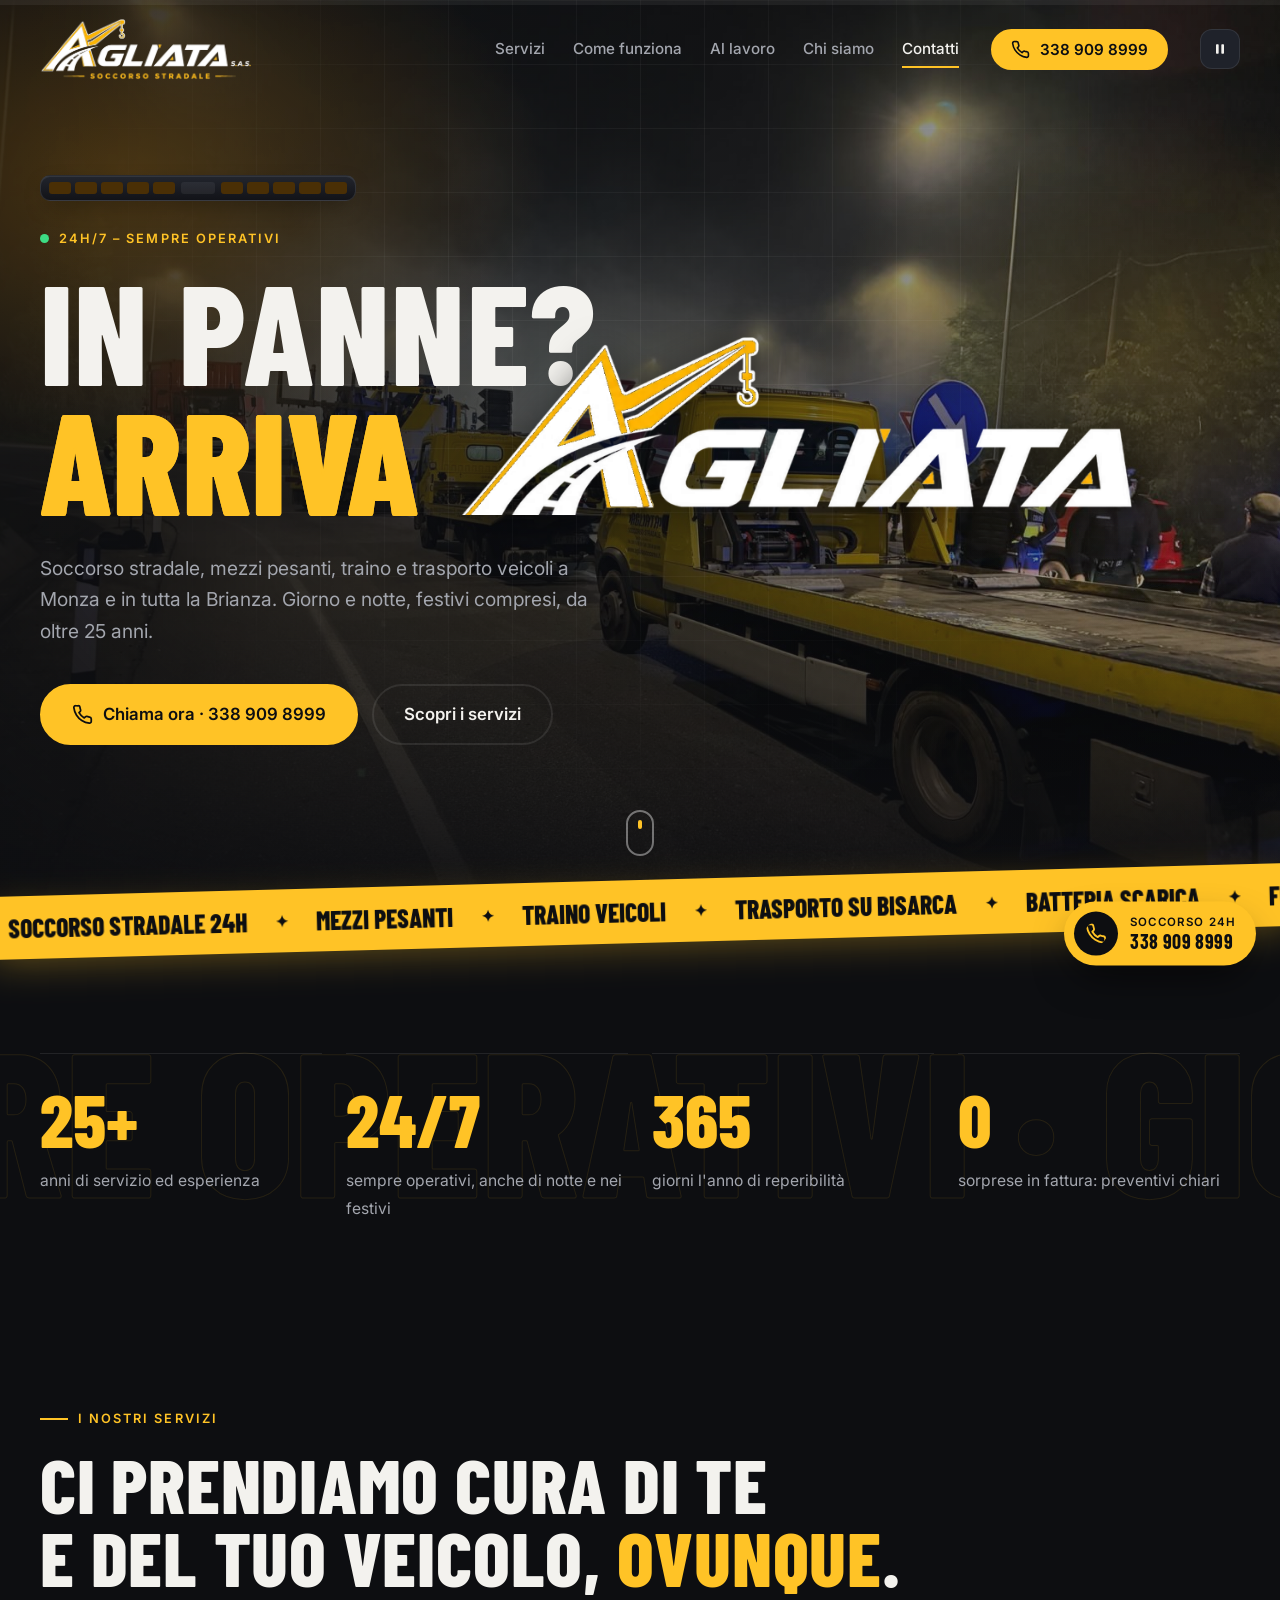
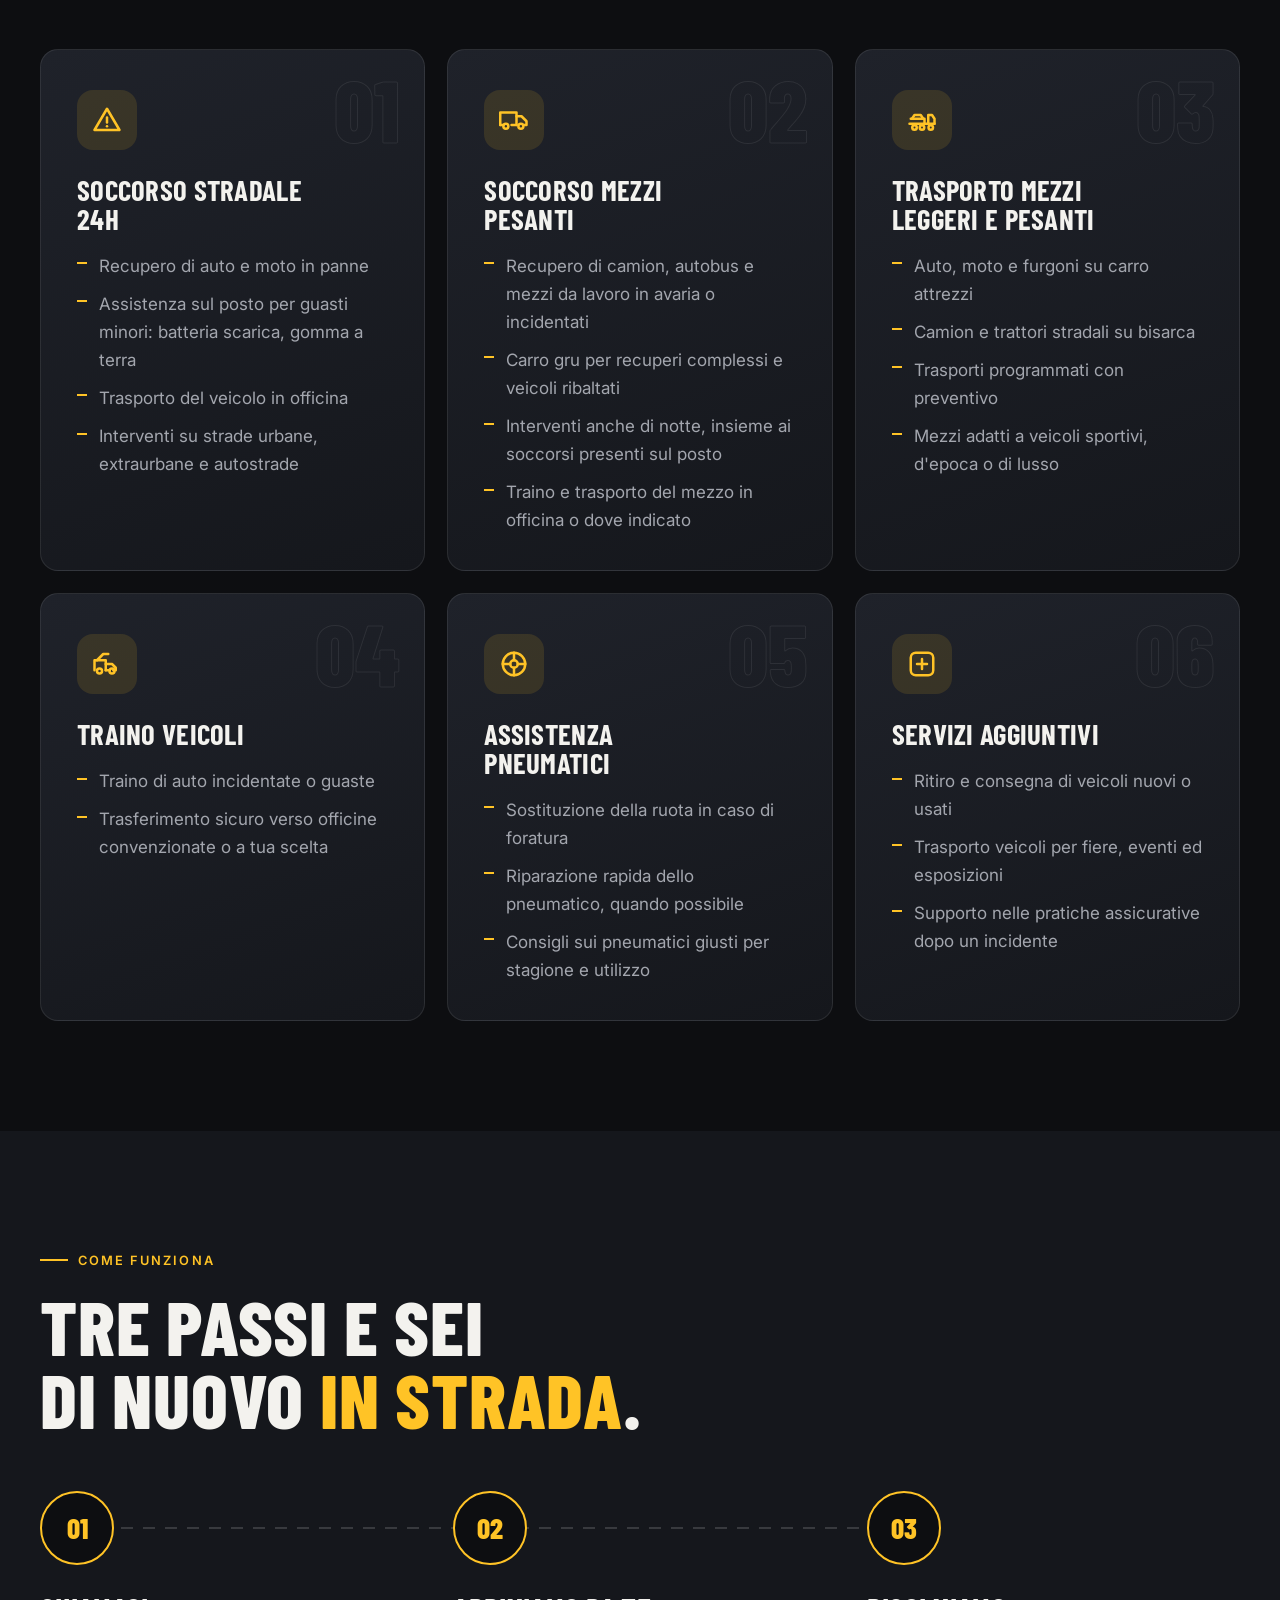
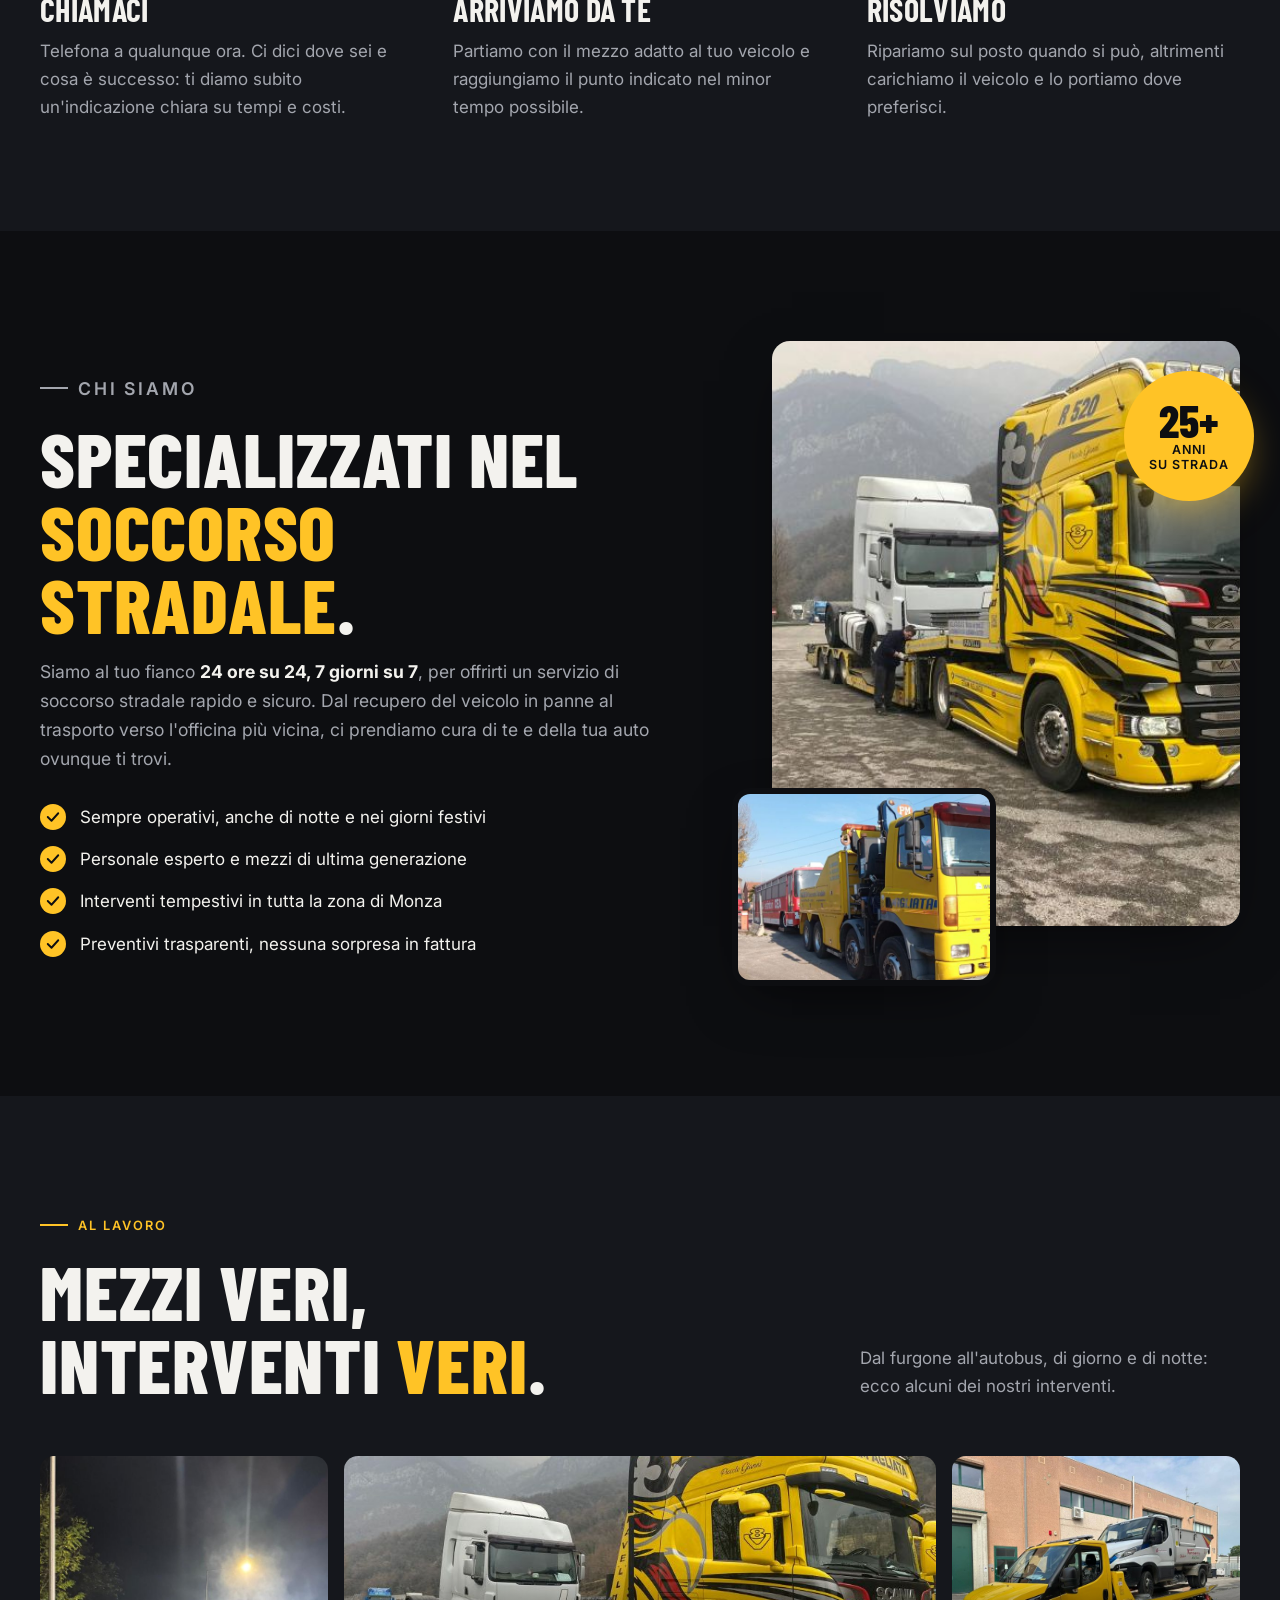
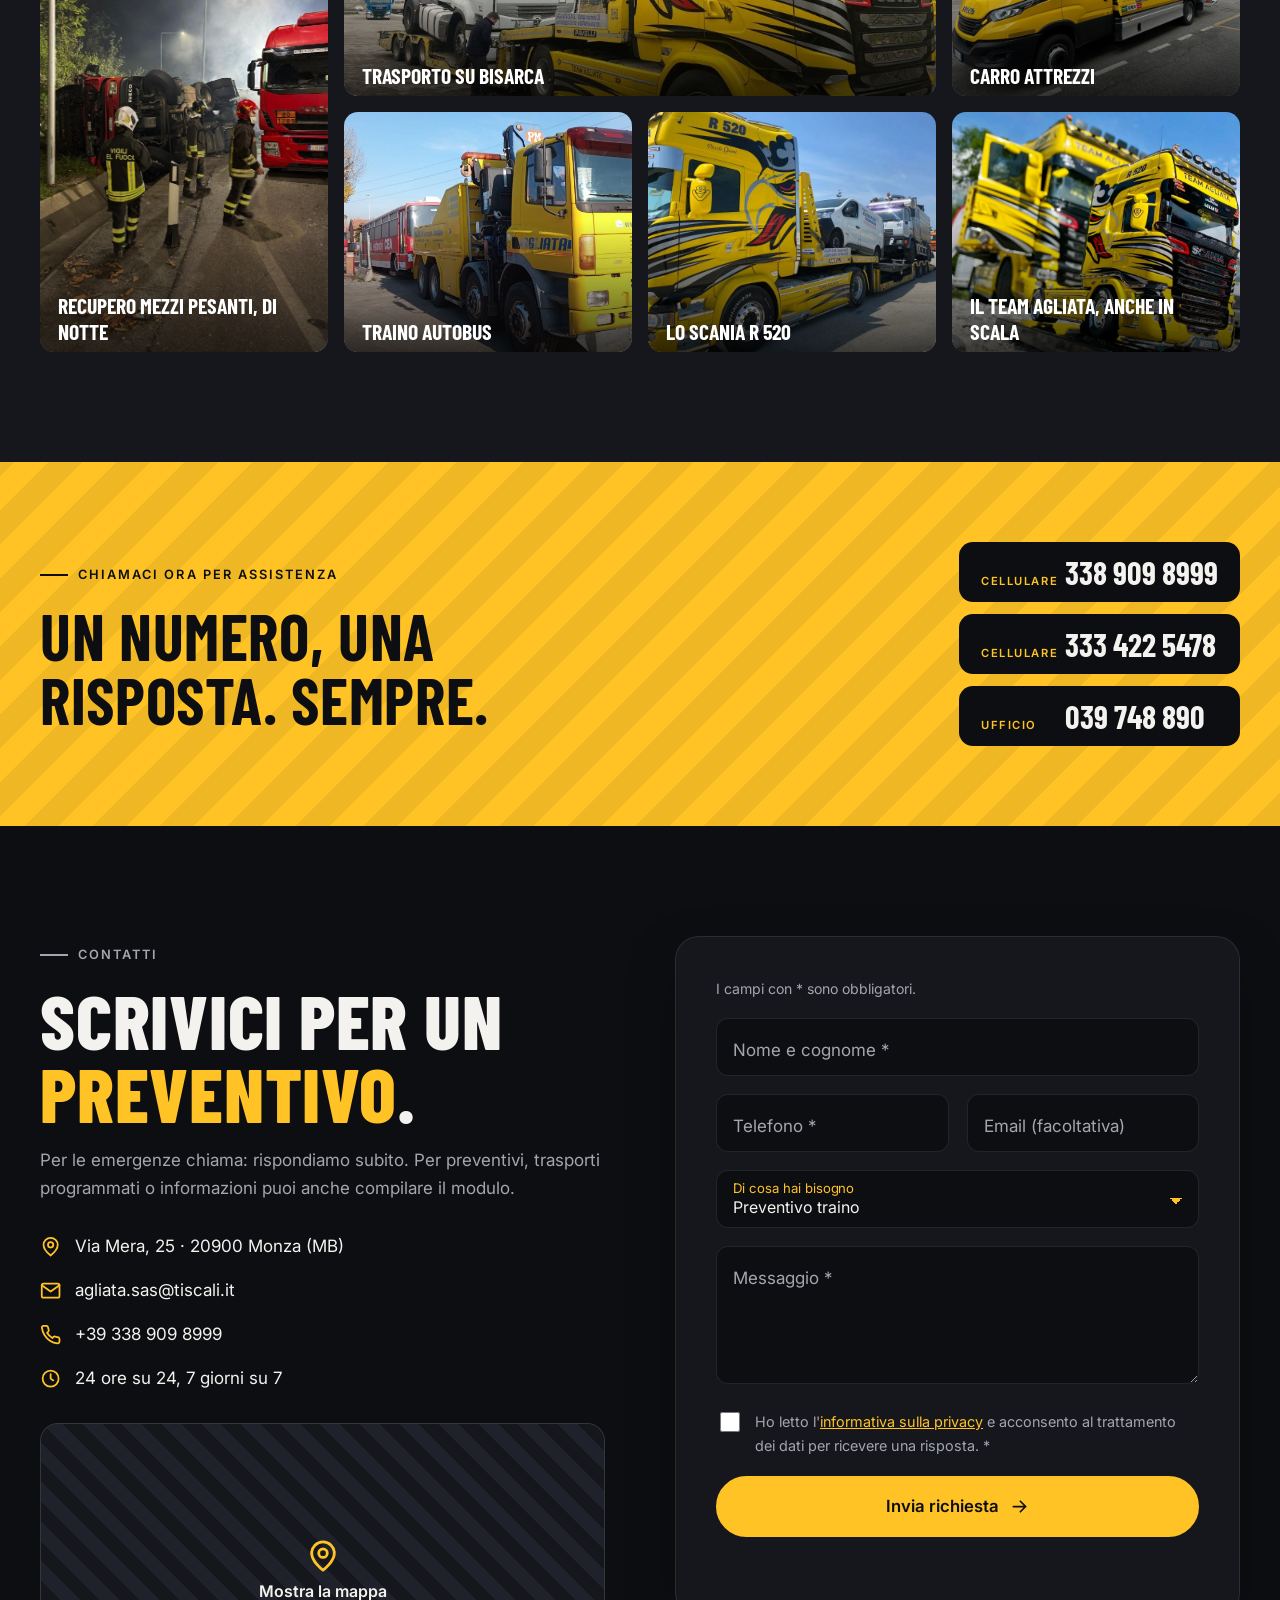
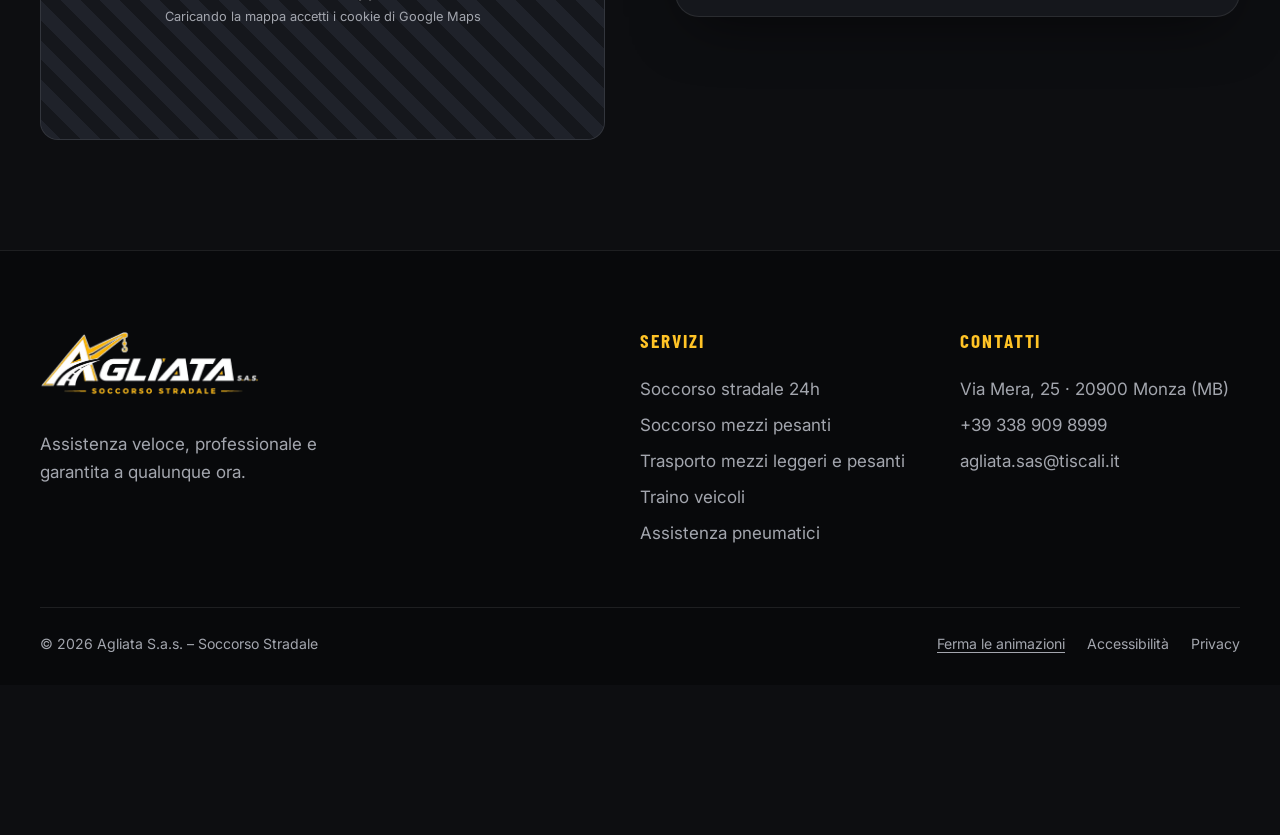
<file: index.html>
<!doctype html>
<html lang="it">
<head>
  <meta charset="utf-8">
  <meta name="viewport" content="width=device-width, initial-scale=1">
  <title>Agliata Soccorso Stradale – Monza, 24 ore su 24</title>
  <meta name="description" content="Soccorso stradale, soccorso mezzi pesanti, traino e trasporto di veicoli leggeri e pesanti a Monza e Brianza, 24 ore su 24, 7 giorni su 7. Oltre 25 anni di esperienza. Chiama il 338 909 8999.">
  <meta name="theme-color" content="#0d0e11">
  <meta property="og:title" content="Agliata Soccorso Stradale – Monza">
  <meta property="og:description" content="Soccorso stradale rapido e sicuro, 24 ore su 24, 7 giorni su 7.">
  <meta property="og:type" content="website">
  <meta property="og:image" content="https://www.agliatasoccorso.com/assets/img/condivisione.jpg">
  <link rel="icon" href="assets/img/icona.png" type="image/png">
  <link rel="apple-touch-icon" href="assets/img/icona.png">
  <link rel="preconnect" href="https://fonts.googleapis.com">
  <link rel="preconnect" href="https://fonts.gstatic.com" crossorigin>
  <link href="https://fonts.googleapis.com/css2?family=Barlow+Condensed:wght@600;700;800&family=Inter:wght@400;500;600&display=swap" rel="stylesheet">
  <link rel="stylesheet" href="assets/css/style.css?v=11">
  <script>document.documentElement.classList.add('js');try{if(localStorage.getItem('animazioni')==='ferme')document.documentElement.classList.add('ferme')}catch(e){}</script>
  <script type="application/ld+json">
  {
    "@context": "https://schema.org",
    "@type": "AutomotiveBusiness",
    "name": "Agliata S.a.s. – Soccorso Stradale",
    "telephone": "+393389098999",
    "email": "agliata.sas@tiscali.it",
    "address": {
      "@type": "PostalAddress",
      "streetAddress": "Via Mera, 25",
      "postalCode": "20900",
      "addressLocality": "Monza",
      "addressRegion": "MB",
      "addressCountry": "IT"
    },
    "openingHours": "Mo-Su 00:00-23:59",
    "areaServed": "Monza e Brianza",
    "logo": "https://www.agliatasoccorso.com/assets/img/logo.png",
    "image": "https://www.agliatasoccorso.com/assets/img/condivisione.jpg"
  }
  </script>
</head>
<body>

<a class="salta" href="#contenuto">Vai al contenuto</a>

<!-- Intestazione -->
<header class="testata" id="testata">
  <div class="contenitore testata__riga">
    <a class="marchio" href="#inizio">
      <img class="marchio__logo" src="assets/img/logo-chiaro.png" alt="Agliata S.a.s. – Soccorso Stradale" width="900" height="262">
    </a>

    <nav class="menu" id="menu" aria-label="Menu principale">
      <a href="#servizi">Servizi</a>
      <a href="#come-funziona">Come funziona</a>
      <a href="#al-lavoro">Al lavoro</a>
      <a href="#chi-siamo">Chi siamo</a>
      <a href="#contatti">Contatti</a>
    </nav>

    <a class="pulsante pulsante--piccolo testata__chiama" href="tel:+393389098999" aria-label="Chiama il 338 909 8999">
      <svg class="icona" aria-hidden="true"><use href="#i-telefono"/></svg>
      <span>338 909 8999</span>
    </a>

    <button class="ferma-animazioni ferma-animazioni--icona" type="button" aria-pressed="false" aria-label="Ferma le animazioni" title="Ferma le animazioni">
      <svg class="icona icona--pausa" aria-hidden="true"><use href="#i-pausa"/></svg>
      <svg class="icona icona--play" aria-hidden="true"><use href="#i-play"/></svg>
    </button>

    <button class="hamburger" id="hamburger" aria-label="Apri il menu" aria-expanded="false" aria-controls="menu">
      <span></span><span></span><span></span>
    </button>
  </div>
</header>

<div class="avanzamento" aria-hidden="true"><span></span></div>

<main id="contenuto">

  <!-- Apertura -->
  <section class="apertura" id="inizio">
    <div class="apertura__foto" aria-hidden="true">
      <img src="assets/img/intervento-notte.jpg" srcset="assets/img/intervento-notte-800.jpg 800w, assets/img/intervento-notte.jpg 1600w"
           sizes="100vw" alt="" fetchpriority="high">
    </div>
    <div class="apertura__luci" aria-hidden="true"></div>
    <div class="apertura__griglia" aria-hidden="true"></div>

    <div class="contenitore apertura__contenuto">
      <div class="barra-led" aria-hidden="true">
        <span class="barra-led__lato barra-led__lato--sx"><i></i><i></i><i></i><i></i><i></i></span>
        <span class="barra-led__centro"></span>
        <span class="barra-led__lato barra-led__lato--dx"><i></i><i></i><i></i><i></i><i></i></span>
      </div>
      <p class="etichetta rivela"><span class="pallino" aria-hidden="true"></span> 24h/7 – Sempre operativi</p>
      <h1 class="apertura__titolo">
        <span class="riga"><span class="parola"><span>In</span></span> <span class="parola"><span>panne?</span></span></span>
        <span class="riga"><span class="parola"><span><em>Arriva</em></span></span> <span class="nome" data-attesa><img class="nome__logo" src="assets/img/scritta-agliata.png" alt="Agliata" width="804" height="214"><span class="nome__base" aria-hidden="true"></span></span></span>
        <!-- carro gru che porta la scritta Agliata al suo posto (decorativo, gestito da main.js) -->
        <span class="carro" aria-hidden="true">
          <svg viewBox="0 0 560 300" class="carro__disegno">
            <!-- braccio della gru -->
            <path d="M312 212 L12 10" class="carro__braccio-ombra"/>
            <path d="M312 212 L12 10" class="carro__braccio"/>
            <path d="M300 204 L150 103" class="carro__braccio-luce"/>
            <circle cx="12" cy="10" r="7" class="carro__puleggia"/>
            <rect x="298" y="198" width="34" height="22" rx="3" class="carro__torretta"/>
            <!-- telaio e cassone -->
            <rect x="288" y="260" width="262" height="12" class="carro__telaio"/>
            <rect x="294" y="218" width="152" height="44" rx="3" class="carro__cassone"/>
            <rect x="294" y="248" width="152" height="6" class="carro__fascia"/>
            <text x="370" y="243" class="carro__scritta">AGLIATA</text>
            <!-- cabina -->
            <path d="M450 262V200q0-8 8-8h52q10 0 16 10l22 38q4 6 4 14v8Z" class="carro__cabina"/>
            <path d="M462 202h46q6 0 10 6l14 24h-70Z" class="carro__vetro"/>
            <rect x="476" y="184" width="28" height="8" rx="3" class="carro__lampeggiante"/>
            <rect x="544" y="246" width="8" height="8" rx="2" class="carro__faro"/>
            <!-- ruote -->
            <g class="carro__ruota"><circle cx="335" cy="282" r="17"/><circle cx="335" cy="282" r="7" class="carro__mozzo"/><path d="M335 267v30M320 282h30" class="carro__raggi"/></g>
            <g class="carro__ruota"><circle cx="375" cy="282" r="17"/><circle cx="375" cy="282" r="7" class="carro__mozzo"/><path d="M375 267v30M360 282h30" class="carro__raggi"/></g>
            <g class="carro__ruota"><circle cx="505" cy="282" r="17"/><circle cx="505" cy="282" r="7" class="carro__mozzo"/><path d="M505 267v30M490 282h30" class="carro__raggi"/></g>
          </svg>
          <span class="carro__cavo">
            <svg viewBox="0 0 20 28" class="carro__gancio"><path d="M10 0v10M10 10a6 6 0 1 1-6 6"/></svg>
            <!-- funi che reggono la scritta: le misure le mette main.js -->
            <svg class="carro__funi"><line/><line/></svg>
          </span>
        </span>
      </h1>
      <p class="apertura__testo rivela">Soccorso stradale, mezzi pesanti, traino e trasporto veicoli a Monza e in tutta la Brianza.
        Giorno e notte, festivi compresi, da oltre 25 anni.</p>
      <div class="apertura__azioni rivela">
        <a class="pulsante pulsante--grande pulsante--pulsa" data-calamita href="tel:+393389098999">
          <svg class="icona" aria-hidden="true"><use href="#i-telefono"/></svg>
          Chiama ora · 338 909 8999
        </a>
        <a class="pulsante pulsante--contorno pulsante--grande" data-calamita href="#servizi">Scopri i servizi</a>
      </div>
    </div>
    <a class="apertura__giu" href="#servizi" aria-label="Scorri ai servizi"><span></span></a>
  </section>

  <!-- Nastro scorrevole -->
  <div class="nastro" aria-hidden="true">
    <div class="nastro__traccia">
      <span>Soccorso stradale 24h</span><span>Mezzi pesanti</span><span>Traino veicoli</span><span>Trasporto su bisarca</span><span>Batteria scarica</span><span>Foratura</span><span>Auto, moto e furgoni</span><span>Camion e autobus</span><span>Monza e Brianza</span>
      <span>Soccorso stradale 24h</span><span>Mezzi pesanti</span><span>Traino veicoli</span><span>Trasporto su bisarca</span><span>Batteria scarica</span><span>Foratura</span><span>Auto, moto e furgoni</span><span>Camion e autobus</span><span>Monza e Brianza</span>
    </div>
  </div>

  <!-- Numeri -->
  <section class="numeri">
    <div class="numeri__sfondo" aria-hidden="true">Sempre operativi · Giorno e notte · Sempre operativi · Giorno e notte ·</div>
    <div class="contenitore numeri__griglia">
      <div class="numero rivela">
        <strong><span data-conta="25">25</span>+</strong>
        <span>anni di servizio ed esperienza</span>
      </div>
      <div class="numero rivela">
        <strong>24/7</strong>
        <span>sempre operativi, anche di notte e nei festivi</span>
      </div>
      <div class="numero rivela">
        <strong><span data-conta="365">365</span></strong>
        <span>giorni l'anno di reperibilità</span>
      </div>
      <div class="numero rivela">
        <strong>0</strong>
        <span>sorprese in fattura: preventivi chiari</span>
      </div>
    </div>
  </section>

  <!-- Servizi -->
  <section class="sezione" id="servizi">
    <div class="contenitore">
      <div class="sezione__intestazione">
        <p class="etichetta rivela">I nostri servizi</p>
        <h2 class="sezione__titolo rivela">Ci prendiamo cura di te<br>e del tuo veicolo, <em>ovunque</em>.</h2>
      </div>

      <div class="servizi">
        <article class="servizio servizio--foto rivela" data-inclina>
          <img class="servizio__foto" src="assets/img/intervento-notte-800.jpg" alt="" loading="lazy">
          <div class="servizio__icona"><svg class="icona" aria-hidden="true"><use href="#i-soccorso"/></svg></div>
          <h3>Soccorso stradale 24h</h3>
          <ul>
            <li>Recupero di auto e moto in panne</li>
            <li>Assistenza sul posto per guasti minori: batteria scarica, gomma a terra</li>
            <li>Trasporto del veicolo in officina</li>
            <li>Interventi su strade urbane, extraurbane e autostrade</li>
          </ul>
          <span class="servizio__numero" aria-hidden="true">01</span>
        </article>

        <article class="servizio servizio--foto rivela" data-inclina>
          <img class="servizio__foto" src="assets/img/gru-autobus-800.jpg" alt="" loading="lazy">
          <div class="servizio__icona"><svg class="icona" aria-hidden="true"><use href="#i-camion"/></svg></div>
          <h3>Soccorso mezzi pesanti</h3>
          <ul>
            <li>Recupero di camion, autobus e mezzi da lavoro in avaria o incidentati</li>
            <li>Carro gru per recuperi complessi e veicoli ribaltati</li>
            <li>Interventi anche di notte, insieme ai soccorsi presenti sul posto</li>
            <li>Traino e trasporto del mezzo in officina o dove indicato</li>
          </ul>
          <span class="servizio__numero" aria-hidden="true">02</span>
        </article>

        <article class="servizio servizio--foto rivela" data-inclina>
          <img class="servizio__foto" src="assets/img/scania-carico-800.jpg" alt="" loading="lazy">
          <div class="servizio__icona"><svg class="icona" aria-hidden="true"><use href="#i-bisarca"/></svg></div>
          <h3>Trasporto mezzi leggeri e pesanti</h3>
          <ul>
            <li>Auto, moto e furgoni su carro attrezzi</li>
            <li>Camion e trattori stradali su bisarca</li>
            <li>Trasporti programmati con preventivo</li>
            <li>Mezzi adatti a veicoli sportivi, d'epoca o di lusso</li>
          </ul>
          <span class="servizio__numero" aria-hidden="true">03</span>
        </article>

        <article class="servizio servizio--foto rivela" data-inclina>
          <img class="servizio__foto" src="assets/img/carro-iveco-800.jpg" alt="" loading="lazy">
          <div class="servizio__icona"><svg class="icona" aria-hidden="true"><use href="#i-traino"/></svg></div>
          <h3>Traino veicoli</h3>
          <ul>
            <li>Traino di auto incidentate o guaste</li>
            <li>Trasferimento sicuro verso officine convenzionate o a tua scelta</li>
          </ul>
          <span class="servizio__numero" aria-hidden="true">04</span>
        </article>

        <article class="servizio rivela" data-inclina>
          <div class="servizio__icona"><svg class="icona" aria-hidden="true"><use href="#i-ruota"/></svg></div>
          <h3>Assistenza pneumatici</h3>
          <ul>
            <li>Sostituzione della ruota in caso di foratura</li>
            <li>Riparazione rapida dello pneumatico, quando possibile</li>
            <li>Consigli sui pneumatici giusti per stagione e utilizzo</li>
          </ul>
          <span class="servizio__numero" aria-hidden="true">05</span>
        </article>

        <article class="servizio servizio--foto rivela" data-inclina>
          <img class="servizio__foto" src="assets/img/bisarca-furgone-800.jpg" alt="" loading="lazy">
          <div class="servizio__icona"><svg class="icona" aria-hidden="true"><use href="#i-plus"/></svg></div>
          <h3>Servizi aggiuntivi</h3>
          <ul>
            <li>Ritiro e consegna di veicoli nuovi o usati</li>
            <li>Trasporto veicoli per fiere, eventi ed esposizioni</li>
            <li>Supporto nelle pratiche assicurative dopo un incidente</li>
          </ul>
          <span class="servizio__numero" aria-hidden="true">06</span>
        </article>
      </div>
      </div>
  </section>

  <!-- Come funziona -->
  <section class="sezione sezione--scura" id="come-funziona">
    <div class="contenitore">
      <div class="sezione__intestazione">
        <p class="etichetta rivela">Come funziona</p>
        <h2 class="sezione__titolo rivela">Tre passi e sei<br>di nuovo <em>in strada</em>.</h2>
      </div>

      <div class="passi-percorso">
      <ol class="passi">
        <li class="passo rivela">
          <span class="passo__numero">01</span>
          <h3>Chiamaci</h3>
          <p>Telefona a qualunque ora. Ci dici dove sei e cosa è successo: ti diamo subito un'indicazione chiara su tempi e costi.</p>
        </li>
        <li class="passo rivela">
          <span class="passo__numero">02</span>
          <h3>Arriviamo da te</h3>
          <p>Partiamo con il mezzo adatto al tuo veicolo e raggiungiamo il punto indicato nel minor tempo possibile.</p>
        </li>
        <li class="passo rivela">
          <span class="passo__numero">03</span>
          <h3>Risolviamo</h3>
          <p>Ripariamo sul posto quando si può, altrimenti carichiamo il veicolo e lo portiamo dove preferisci.</p>
        </li>
      </ol>
      <div class="passi__camion" aria-hidden="true"><svg class="icona"><use href="#i-camion"/></svg></div>
      </div>
    </div>
  </section>

  <!-- Chi siamo -->
  <section class="sezione" id="chi-siamo">
    <div class="contenitore chi">
      <div class="chi__testo">
        <p class="etichetta rivela">Chi siamo</p>
        <h2 class="sezione__titolo rivela">Specializzati nel<br><em>soccorso stradale</em>.</h2>
        <p class="rivela">Siamo al tuo fianco <strong>24 ore su 24, 7 giorni su 7</strong>, per offrirti un servizio di soccorso stradale
          rapido e sicuro. Dal recupero del veicolo in panne al trasporto verso l'officina più vicina, ci prendiamo cura di te
          e della tua auto ovunque ti trovi.</p>
        <ul class="punti rivela">
          <li><svg class="icona" aria-hidden="true"><use href="#i-spunta"/></svg> Sempre operativi, anche di notte e nei giorni festivi</li>
          <li><svg class="icona" aria-hidden="true"><use href="#i-spunta"/></svg> Personale esperto e mezzi di ultima generazione</li>
          <li><svg class="icona" aria-hidden="true"><use href="#i-spunta"/></svg> Interventi tempestivi in tutta la zona di Monza</li>
          <li><svg class="icona" aria-hidden="true"><use href="#i-spunta"/></svg> Preventivi trasparenti, nessuna sorpresa in fattura</li>
        </ul>
      </div>

      <div class="chi__foto">
        <figure class="chi__foto-grande rivela" data-parallasse="-0.06">
          <img src="assets/img/scania-montagna-800.jpg" srcset="assets/img/scania-montagna-800.jpg 800w, assets/img/scania-montagna.jpg 1600w"
               sizes="(max-width: 960px) 90vw, 520px" alt="Lo Scania del Team Agliata con un camion caricato sulla bisarca" loading="lazy">
        </figure>
        <figure class="chi__foto-piccola rivela" data-parallasse="0.08">
          <img src="assets/img/gru-autobus-800.jpg" alt="Carro gru Agliata che traina un autobus" loading="lazy">
        </figure>
        <div class="chi__bollino rivela"><strong>25+</strong><span>anni<br>su strada</span></div>
      </div>
    </div>
  </section>

  <!-- Al lavoro -->
  <section class="sezione sezione--scura" id="al-lavoro">
    <div class="contenitore">
      <div class="sezione__intestazione sezione__intestazione--riga">
        <div>
          <p class="etichetta rivela">Al lavoro</p>
          <h2 class="sezione__titolo rivela">Mezzi veri,<br>interventi <em>veri</em>.</h2>
        </div>
        <p class="sezione__nota rivela">Dal furgone all'autobus, di giorno e di notte: ecco alcuni dei nostri interventi.</p>
      </div>

      <div class="galleria">
        <button class="galleria__voce galleria__voce--alta rivela" type="button" aria-label="Ingrandisci la foto: Recupero mezzi pesanti, di notte" data-grande="assets/img/incidente-notte.jpg">
          <img src="assets/img/incidente-notte-800.jpg" alt="Intervento notturno su un camion ribaltato, con i Vigili del Fuoco" loading="lazy">
          <span>Recupero mezzi pesanti, di notte</span>
        </button>
        <button class="galleria__voce galleria__voce--larga rivela" type="button" aria-label="Ingrandisci la foto: Trasporto su bisarca" data-grande="assets/img/scania-carico.jpg">
          <img src="assets/img/scania-carico-800.jpg" alt="Bisarca Team Agliata con furgone e camion caricati" loading="lazy">
          <span>Trasporto su bisarca</span>
        </button>
        <button class="galleria__voce rivela" type="button" aria-label="Ingrandisci la foto: Carro attrezzi" data-grande="assets/img/carro-iveco.jpg">
          <img src="assets/img/carro-iveco-800.jpg" alt="Carro attrezzi Iveco Daily con un autocarro caricato" loading="lazy">
          <span>Carro attrezzi</span>
        </button>
        <button class="galleria__voce rivela" type="button" aria-label="Ingrandisci la foto: Traino autobus" data-grande="assets/img/gru-autobus.jpg">
          <img src="assets/img/gru-autobus-800.jpg" alt="Carro gru che traina un autobus" loading="lazy">
          <span>Traino autobus</span>
        </button>
        <button class="galleria__voce rivela" type="button" aria-label="Ingrandisci la foto: Lo Scania R 520" data-grande="assets/img/bisarca-furgone.jpg">
          <img src="assets/img/bisarca-furgone-800.jpg" alt="Fiancata dello Scania R 520 Team Agliata" loading="lazy">
          <span>Lo Scania R 520</span>
        </button>
        <button class="galleria__voce rivela" type="button" aria-label="Ingrandisci la foto: Il Team Agliata, anche in scala" data-grande="assets/img/modellini.jpg">
          <img src="assets/img/modellini-800.jpg" alt="Modellini in scala dei mezzi Team Agliata" loading="lazy">
          <span>Il Team Agliata, anche in scala</span>
        </button>
      </div>
    </div>
  </section>

  <!-- Chiamata -->
  <section class="chiamata">
    <div class="contenitore chiamata__riga">
      <div>
        <p class="etichetta etichetta--scura">Chiamaci ora per assistenza</p>
        <h2 class="chiamata__titolo">Un numero, una risposta. Sempre.</h2>
      </div>
      <div class="chiamata__numeri">
        <a href="tel:+393389098999" aria-label="Chiama cellulare 338 909 8999"><small aria-hidden="true">Cellulare</small>338 909 8999</a>
        <a href="tel:+393334225478" aria-label="Chiama cellulare 333 422 5478"><small aria-hidden="true">Cellulare</small>333 422 5478</a>
        <a href="tel:+39039748890" aria-label="Chiama ufficio 039 748 890"><small aria-hidden="true">Ufficio</small>039 748 890</a>
      </div>
    </div>
  </section>

  <!-- Contatti -->
  <section class="sezione" id="contatti">
    <div class="contenitore contatti">
      <div class="contatti__info">
        <p class="etichetta rivela">Contatti</p>
        <h2 class="sezione__titolo rivela">Scrivici per un<br><em>preventivo</em>.</h2>
        <p class="rivela">Per le emergenze chiama: rispondiamo subito. Per preventivi, trasporti programmati o informazioni puoi anche
          compilare il modulo.</p>

        <ul class="recapiti rivela">
          <li><svg class="icona" aria-hidden="true"><use href="#i-luogo"/></svg><span>Via Mera, 25 · 20900 Monza (MB)</span></li>
          <li><svg class="icona" aria-hidden="true"><use href="#i-posta"/></svg><a href="mailto:agliata.sas@tiscali.it">agliata.sas@tiscali.it</a></li>
          <li><svg class="icona" aria-hidden="true"><use href="#i-telefono"/></svg><a href="tel:+393389098999">+39 338 909 8999</a></li>
          <li><svg class="icona" aria-hidden="true"><use href="#i-orologio"/></svg><span>24 ore su 24, 7 giorni su 7</span></li>
        </ul>

        <div class="mappa rivela" id="mappa">
          <button class="mappa__carica" type="button" data-src="https://www.google.com/maps?q=Via+Mera+25,+20900+Monza+MB&output=embed">
            <svg class="icona" aria-hidden="true"><use href="#i-luogo"/></svg>
            Mostra la mappa
            <small>Caricando la mappa accetti i cookie di Google Maps</small>
          </button>
        </div>
      </div>

      <form class="modulo rivela" id="modulo" action="invia.php" method="post" novalidate aria-describedby="nota-obbligatori">
        <p class="modulo__nota" id="nota-obbligatori">I campi con <span aria-hidden="true">*</span> sono obbligatori.</p>
        <div class="campo">
          <input id="nome" name="nome" type="text" autocomplete="name" placeholder=" " required maxlength="100">
          <label for="nome">Nome e cognome <span aria-hidden="true">*</span></label>
        </div>
        <div class="campo-doppio">
          <div class="campo">
            <input id="telefono" name="telefono" type="tel" autocomplete="tel" placeholder=" " required maxlength="30" pattern="[0-9 +\(\)\.\/\-]{6,30}" title="Solo numeri, spazi e i simboli + ( ) . / -">
            <label for="telefono">Telefono <span aria-hidden="true">*</span></label>
          </div>
          <div class="campo">
            <input id="email" name="email" type="email" autocomplete="email" placeholder=" " maxlength="150">
            <label for="email">Email (facoltativa)</label>
          </div>
        </div>
        <div class="campo">
          <select id="servizio" name="servizio">
            <option>Preventivo traino</option>
            <option>Soccorso mezzi pesanti</option>
            <option>Trasporto mezzi leggeri o pesanti</option>
            <option>Trasporto programmato</option>
            <option>Trasporto per fiere o eventi</option>
            <option>Pratiche assicurative</option>
            <option>Altro</option>
          </select>
          <label for="servizio" class="fissa">Di cosa hai bisogno</label>
        </div>
        <div class="campo">
          <textarea id="messaggio" name="messaggio" rows="5" placeholder=" " required maxlength="3000"></textarea>
          <label for="messaggio">Messaggio <span aria-hidden="true">*</span></label>
        </div>
        <!-- campo trappola per i bot: resta vuoto -->
        <div class="trappola" aria-hidden="true">
          <label for="sito">Sito</label>
          <input id="sito" name="sito" type="text" tabindex="-1" autocomplete="off">
        </div>
        <label class="consenso campo-consenso">
          <input type="checkbox" name="privacy" value="1" required>
          <span class="consenso__testo">
          <span>Ho letto l'<a href="privacy.html">informativa sulla privacy</a> e acconsento al trattamento dei dati per ricevere una risposta. <span aria-hidden="true">*</span></span></span>
        </label>
        <button class="pulsante pulsante--grande pulsante--pieno" type="submit">
          <span class="pulsante__testo">Invia richiesta</span>
          <svg class="icona" aria-hidden="true"><use href="#i-freccia"/></svg>
        </button>
        <p class="modulo__esito" id="esito" role="status" aria-live="polite" aria-atomic="true"></p>
      </form>
    </div>
  </section>

</main>

<!-- Piè di pagina -->
<footer class="piede">
  <div class="contenitore piede__griglia">
    <div>
      <a class="marchio" href="#inizio">
        <img class="marchio__logo" src="assets/img/logo-chiaro.png" alt="Agliata S.a.s. – Soccorso Stradale" width="900" height="262">
      </a>
      <p>Assistenza veloce, professionale e garantita a qualunque ora.</p>
    </div>
    <div>
      <h2 class="piede__titolo">Servizi</h2>
      <a href="#servizi">Soccorso stradale 24h</a>
      <a href="#servizi">Soccorso mezzi pesanti</a>
      <a href="#servizi">Trasporto mezzi leggeri e pesanti</a>
      <a href="#servizi">Traino veicoli</a>
      <a href="#servizi">Assistenza pneumatici</a>
    </div>
    <div>
      <h2 class="piede__titolo">Contatti</h2>
      <span>Via Mera, 25 · 20900 Monza (MB)</span>
      <a href="tel:+393389098999">+39 338 909 8999</a>
      <a href="mailto:agliata.sas@tiscali.it">agliata.sas@tiscali.it</a>
    </div>
  </div>
  <div class="contenitore piede__fondo">
    <span>© <span id="anno">2026</span> Agliata S.a.s. – Soccorso Stradale</span>
    <span class="piede__link">
      <button class="ferma-animazioni" type="button" aria-pressed="false">Ferma le animazioni</button>
      <a href="accessibilita.html">Accessibilità</a>
      <a href="privacy.html">Privacy</a>
    </span>
  </div>
</footer>

<!-- Chiamata fluttuante su schermi grandi -->
<a class="chiama-fluttuante" href="tel:+393389098999" aria-label="Chiama il soccorso: 338 909 8999">
  <svg class="icona" aria-hidden="true"><use href="#i-telefono"/></svg>
  <span class="chiama-fluttuante__testo" aria-hidden="true">Soccorso 24h<strong>338 909 8999</strong></span>
</a>

<!-- Barra di chiamata fissa su telefono -->
<a class="barra-chiama" href="tel:+393389098999">
  <svg class="icona" aria-hidden="true"><use href="#i-telefono"/></svg>
  Chiama subito il soccorso
</a>

<!-- Visore foto -->
<dialog class="visore" id="visore" aria-label="Foto ingrandita">
  <button class="visore__chiudi" type="button" aria-label="Chiudi">×</button>
  <button class="visore__freccia visore__freccia--prec" type="button" aria-label="Foto precedente">‹</button>
  <figure><img alt=""><figcaption aria-live="polite"></figcaption></figure>
  <button class="visore__freccia visore__freccia--succ" type="button" aria-label="Foto successiva">›</button>
</dialog>

<!-- Icone -->
<svg xmlns="http://www.w3.org/2000/svg" hidden>
  <symbol id="i-telefono" viewBox="0 0 24 24"><path fill="none" stroke="currentColor" stroke-width="2" stroke-linecap="round" stroke-linejoin="round" d="M22 16.9v3a2 2 0 0 1-2.2 2 19.8 19.8 0 0 1-8.6-3.1 19.5 19.5 0 0 1-6-6A19.8 19.8 0 0 1 2.1 4.2 2 2 0 0 1 4.1 2h3a2 2 0 0 1 2 1.7c.1 1 .4 1.9.7 2.8a2 2 0 0 1-.5 2.1L8 9.9a16 16 0 0 0 6 6l1.3-1.3a2 2 0 0 1 2.1-.4c.9.3 1.8.6 2.8.7a2 2 0 0 1 1.7 2Z"/></symbol>
  <symbol id="i-soccorso" viewBox="0 0 24 24"><g fill="none" stroke="currentColor" stroke-width="2" stroke-linecap="round" stroke-linejoin="round"><path d="M12 3 22 20H2Z"/><path d="M12 10v4"/><path d="M12 17h.01"/></g></symbol>
  <symbol id="i-traino" viewBox="0 0 24 24"><g fill="none" stroke="currentColor" stroke-width="2" stroke-linecap="round" stroke-linejoin="round"><path d="M2 17V9h9v8"/><path d="M11 12h5l3 3v2h-2"/><path d="M11 17h3"/><circle cx="6" cy="17.5" r="2"/><circle cx="16" cy="17.5" r="2"/><path d="M4 9 9 4h4"/></g></symbol>
  <symbol id="i-camion" viewBox="0 0 24 24"><g fill="none" stroke="currentColor" stroke-width="2" stroke-linecap="round" stroke-linejoin="round"><path d="M1 16V6h13v10"/><path d="M14 9h4l4 4v3h-2"/><path d="M14 16h-4"/><circle cx="5.5" cy="17" r="2"/><circle cx="17.5" cy="17" r="2"/><path d="M1 16h2.5"/></g></symbol>
  <symbol id="i-bisarca" viewBox="0 0 24 24"><g fill="none" stroke="currentColor" stroke-width="2" stroke-linecap="round" stroke-linejoin="round"><path d="M2 15h20"/><path d="M4 11l2-3h5l2 3"/><path d="M3 11h11v4"/><path d="M17 15V8h3l2 3v4"/><circle cx="6" cy="18" r="1.8"/><circle cx="12" cy="18" r="1.8"/><circle cx="19" cy="18" r="1.8"/></g></symbol>
  <symbol id="i-ruota" viewBox="0 0 24 24"><g fill="none" stroke="currentColor" stroke-width="2" stroke-linecap="round"><circle cx="12" cy="12" r="9"/><circle cx="12" cy="12" r="3"/><path d="M12 3v6M12 15v6M3 12h6M15 12h6"/></g></symbol>
  <symbol id="i-plus" viewBox="0 0 24 24"><g fill="none" stroke="currentColor" stroke-width="2" stroke-linecap="round"><rect x="3" y="3" width="18" height="18" rx="4"/><path d="M12 8v8M8 12h8"/></g></symbol>
  <symbol id="i-spunta" viewBox="0 0 24 24"><path fill="none" stroke="currentColor" stroke-width="2.5" stroke-linecap="round" stroke-linejoin="round" d="m5 12 5 5 9-10"/></symbol>
  <symbol id="i-luogo" viewBox="0 0 24 24"><g fill="none" stroke="currentColor" stroke-width="2" stroke-linecap="round" stroke-linejoin="round"><path d="M20 10c0 6-8 12-8 12S4 16 4 10a8 8 0 0 1 16 0Z"/><circle cx="12" cy="10" r="3"/></g></symbol>
  <symbol id="i-posta" viewBox="0 0 24 24"><g fill="none" stroke="currentColor" stroke-width="2" stroke-linecap="round" stroke-linejoin="round"><rect x="2" y="4" width="20" height="16" rx="2"/><path d="m22 6-10 7L2 6"/></g></symbol>
  <symbol id="i-orologio" viewBox="0 0 24 24"><g fill="none" stroke="currentColor" stroke-width="2" stroke-linecap="round"><circle cx="12" cy="12" r="9"/><path d="M12 7v5l3 2"/></g></symbol>
  <symbol id="i-pausa" viewBox="0 0 24 24"><g fill="currentColor"><rect x="6" y="5" width="4" height="14" rx="1"/><rect x="14" y="5" width="4" height="14" rx="1"/></g></symbol>
  <symbol id="i-play" viewBox="0 0 24 24"><path fill="currentColor" d="M8 5.5v13a1 1 0 0 0 1.5.9l10-6.5a1 1 0 0 0 0-1.7l-10-6.5A1 1 0 0 0 8 5.5Z"/></symbol>
  <symbol id="i-freccia" viewBox="0 0 24 24"><path fill="none" stroke="currentColor" stroke-width="2" stroke-linecap="round" stroke-linejoin="round" d="M5 12h14m-6-6 6 6-6 6"/></symbol>
</svg>

<script src="assets/js/main.js?v=10" defer></script>
</body>
</html>
</file>
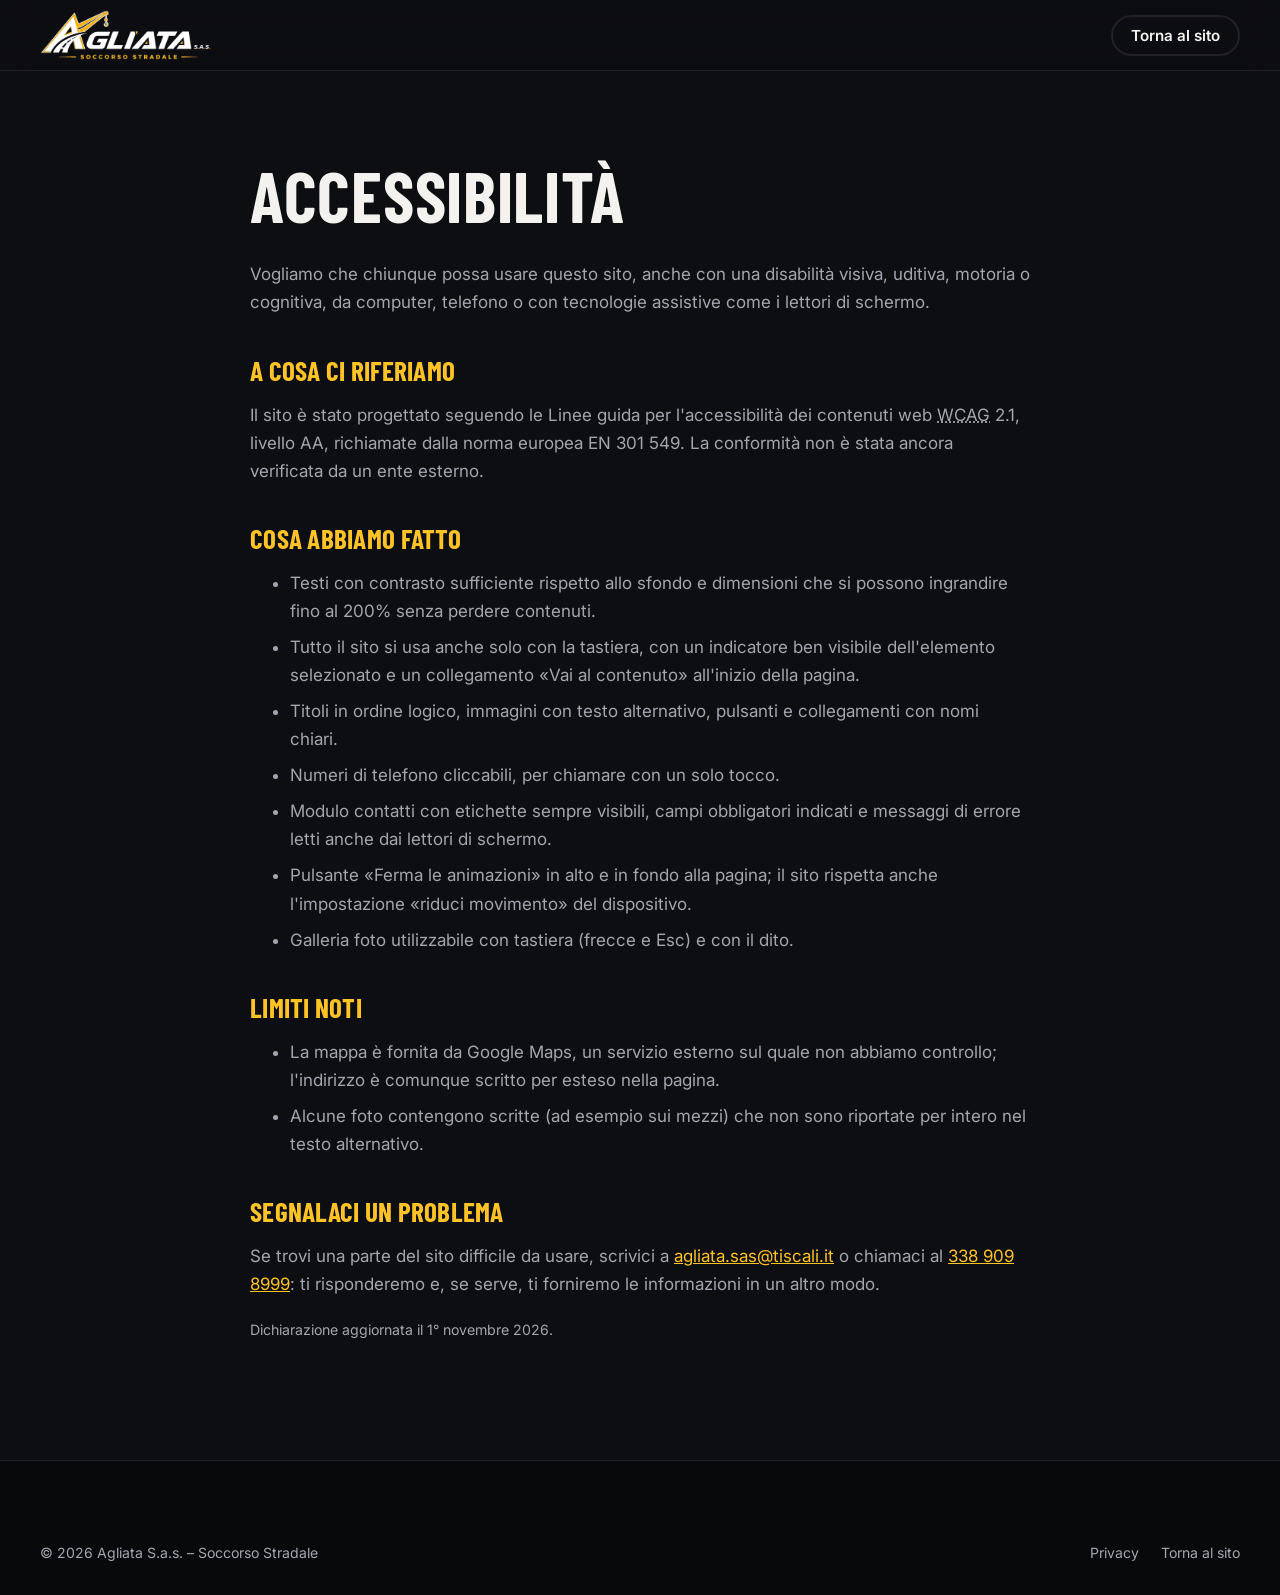
<file: accessibilita.html>
<!doctype html>
<html lang="it">
<head>
  <meta charset="utf-8">
  <meta name="viewport" content="width=device-width, initial-scale=1">
  <title>Accessibilità – Agliata Soccorso Stradale</title>
  <meta name="description" content="Dichiarazione di accessibilità del sito di Agliata S.a.s. – Soccorso Stradale.">
  <meta name="theme-color" content="#0d0e11">
  <link rel="icon" href="assets/img/icona.png" type="image/png">
  <link rel="preconnect" href="https://fonts.googleapis.com">
  <link rel="preconnect" href="https://fonts.gstatic.com" crossorigin>
  <link href="https://fonts.googleapis.com/css2?family=Barlow+Condensed:wght@600;700;800&family=Inter:wght@400;500;600&display=swap" rel="stylesheet">
  <link rel="stylesheet" href="assets/css/style.css?v=3">
</head>
<body>

<a class="salta" href="#contenuto">Vai al contenuto</a>

<header class="testata compatta">
  <div class="contenitore testata__riga">
    <a class="marchio" href="./">
      <img class="marchio__logo" src="assets/img/logo-chiaro.png" alt="Agliata S.a.s. – Soccorso Stradale, torna alla pagina principale" width="900" height="262">
    </a>
    <a class="pulsante pulsante--piccolo pulsante--contorno" href="./" style="margin-left:auto">Torna al sito</a>
  </div>
</header>

<main class="pagina-testo" id="contenuto">
  <div class="contenitore">
    <h1>Accessibilità</h1>
    <p>Vogliamo che chiunque possa usare questo sito, anche con una disabilità visiva, uditiva, motoria o cognitiva,
      da computer, telefono o con tecnologie assistive come i lettori di schermo.</p>

    <h2>A cosa ci riferiamo</h2>
    <p>Il sito è stato progettato seguendo le Linee guida per l'accessibilità dei contenuti web
      <abbr title="Web Content Accessibility Guidelines">WCAG</abbr> 2.1, livello AA, richiamate dalla norma europea
      EN 301 549. La conformità non è stata ancora verificata da un ente esterno.</p>

    <h2>Cosa abbiamo fatto</h2>
    <ul>
      <li>Testi con contrasto sufficiente rispetto allo sfondo e dimensioni che si possono ingrandire fino al 200% senza perdere contenuti.</li>
      <li>Tutto il sito si usa anche solo con la tastiera, con un indicatore ben visibile dell'elemento selezionato e un collegamento «Vai al contenuto» all'inizio della pagina.</li>
      <li>Titoli in ordine logico, immagini con testo alternativo, pulsanti e collegamenti con nomi chiari.</li>
      <li>Numeri di telefono cliccabili, per chiamare con un solo tocco.</li>
      <li>Modulo contatti con etichette sempre visibili, campi obbligatori indicati e messaggi di errore letti anche dai lettori di schermo.</li>
      <li>Pulsante «Ferma le animazioni» in alto e in fondo alla pagina; il sito rispetta anche l'impostazione «riduci movimento» del dispositivo.</li>
      <li>Galleria foto utilizzabile con tastiera (frecce e Esc) e con il dito.</li>
    </ul>

    <h2>Limiti noti</h2>
    <ul>
      <li>La mappa è fornita da Google Maps, un servizio esterno sul quale non abbiamo controllo; l'indirizzo è comunque scritto per esteso nella pagina.</li>
      <li>Alcune foto contengono scritte (ad esempio sui mezzi) che non sono riportate per intero nel testo alternativo.</li>
    </ul>

    <h2>Segnalaci un problema</h2>
    <p>Se trovi una parte del sito difficile da usare, scrivici a
      <a href="mailto:agliata.sas@tiscali.it?subject=Accessibilit%C3%A0%20del%20sito">agliata.sas@tiscali.it</a> o chiamaci al
      <a href="tel:+393389098999">338 909 8999</a>: ti risponderemo e, se serve, ti forniremo le informazioni in un altro modo.</p>

    <p><small>Dichiarazione aggiornata il 1° novembre 2026.</small></p>
  </div>
</main>

<footer class="piede">
  <div class="contenitore piede__fondo" style="margin-top:0;border-top:0;padding-top:0">
    <span>© 2026 Agliata S.a.s. – Soccorso Stradale</span>
    <span class="piede__link">
      <a href="privacy.html">Privacy</a>
      <a href="./">Torna al sito</a>
    </span>
  </div>
</footer>

</body>
</html>
</file>
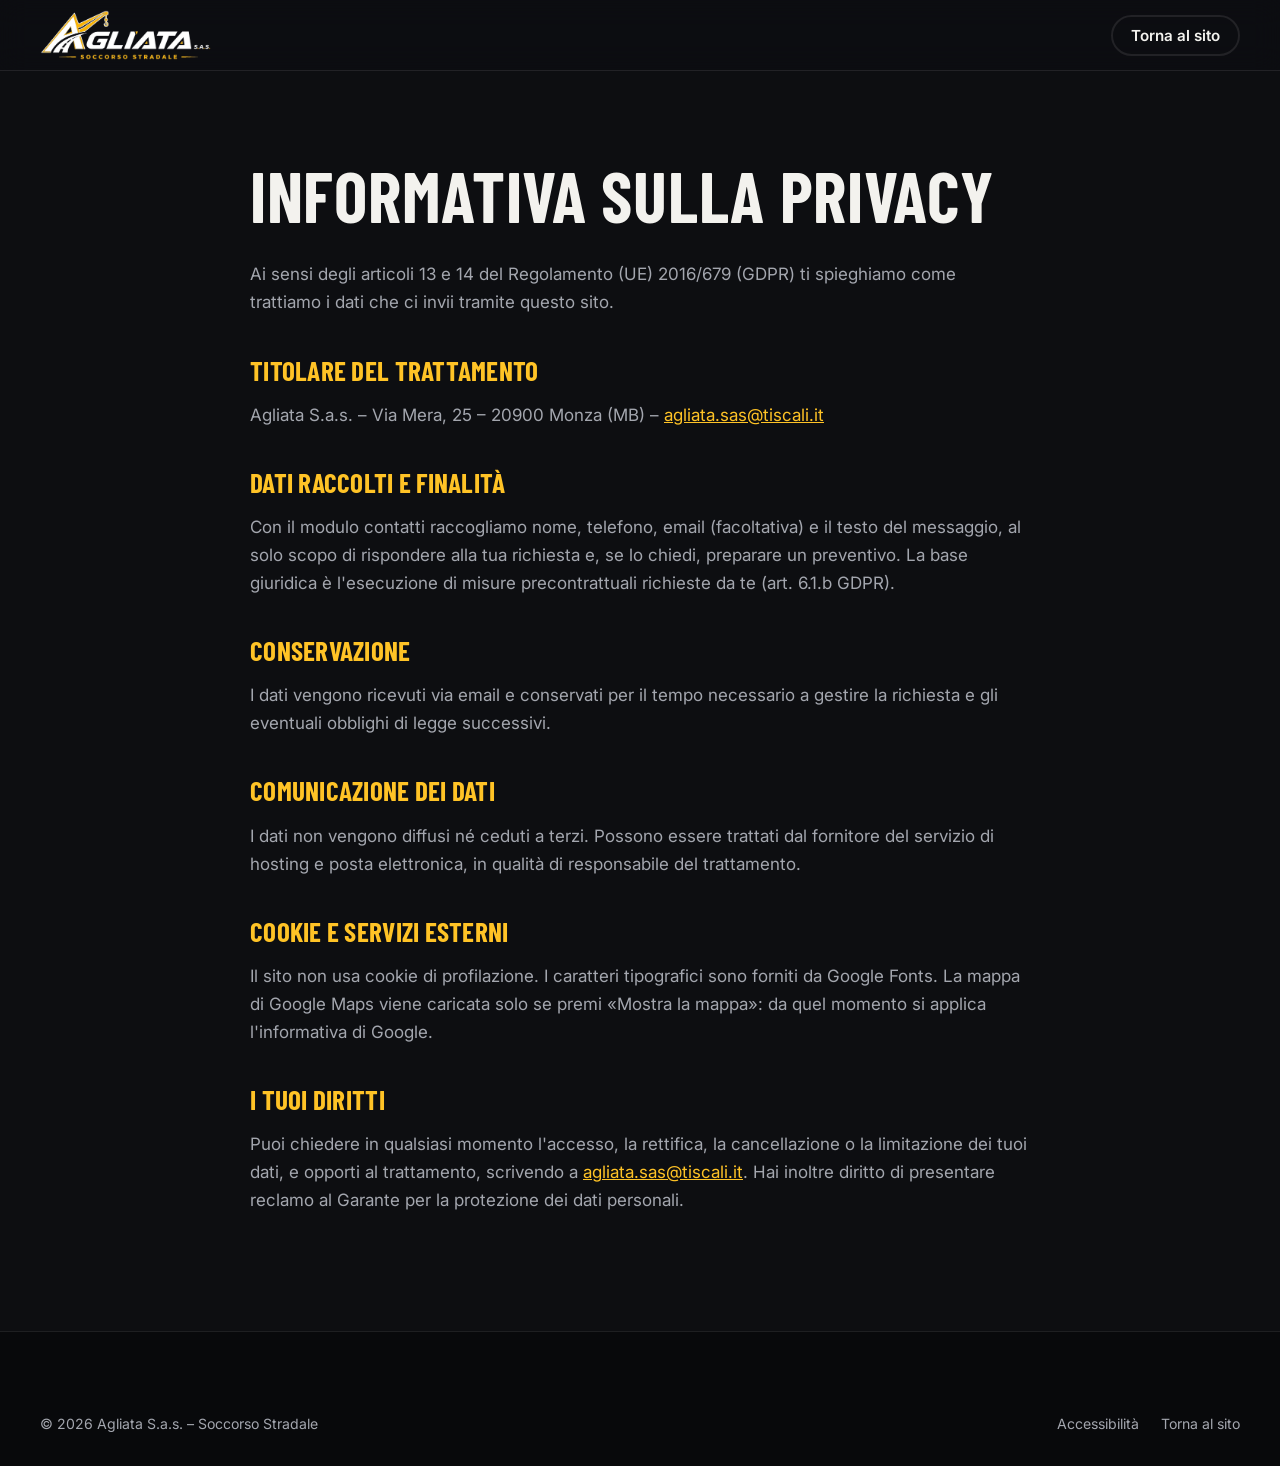
<file: privacy.html>
<!doctype html>
<html lang="it">
<head>
  <meta charset="utf-8">
  <meta name="viewport" content="width=device-width, initial-scale=1">
  <title>Informativa sulla privacy – Agliata Soccorso Stradale</title>
  <meta name="robots" content="noindex">
  <meta name="theme-color" content="#0d0e11">
  <link rel="icon" href="assets/img/icona.png" type="image/png">
  <link rel="preconnect" href="https://fonts.googleapis.com">
  <link rel="preconnect" href="https://fonts.gstatic.com" crossorigin>
  <link href="https://fonts.googleapis.com/css2?family=Barlow+Condensed:wght@600;700;800&family=Inter:wght@400;500;600&display=swap" rel="stylesheet">
  <link rel="stylesheet" href="assets/css/style.css?v=3">
</head>
<body>

<a class="salta" href="#contenuto">Vai al contenuto</a>

<header class="testata compatta">
  <div class="contenitore testata__riga">
    <a class="marchio" href="./">
      <img class="marchio__logo" src="assets/img/logo-chiaro.png" alt="Agliata S.a.s. – Soccorso Stradale, torna alla pagina principale" width="900" height="262">
    </a>
    <a class="pulsante pulsante--piccolo pulsante--contorno" href="./" style="margin-left:auto">Torna al sito</a>
  </div>
</header>

<main class="pagina-testo" id="contenuto">
  <div class="contenitore">
    <h1>Informativa sulla privacy</h1>
    <p>Ai sensi degli articoli 13 e 14 del Regolamento (UE) 2016/679 (GDPR) ti spieghiamo come trattiamo i dati che ci
      invii tramite questo sito.</p>

    <h2>Titolare del trattamento</h2>
    <p>Agliata S.a.s. – Via Mera, 25 – 20900 Monza (MB) – <a href="mailto:agliata.sas@tiscali.it">agliata.sas@tiscali.it</a></p>

    <h2>Dati raccolti e finalità</h2>
    <p>Con il modulo contatti raccogliamo nome, telefono, email (facoltativa) e il testo del messaggio, al solo scopo di
      rispondere alla tua richiesta e, se lo chiedi, preparare un preventivo. La base giuridica è l'esecuzione di misure
      precontrattuali richieste da te (art. 6.1.b GDPR).</p>

    <h2>Conservazione</h2>
    <p>I dati vengono ricevuti via email e conservati per il tempo necessario a gestire la richiesta e gli eventuali
      obblighi di legge successivi.</p>

    <h2>Comunicazione dei dati</h2>
    <p>I dati non vengono diffusi né ceduti a terzi. Possono essere trattati dal fornitore del servizio di hosting e posta
      elettronica, in qualità di responsabile del trattamento.</p>

    <h2>Cookie e servizi esterni</h2>
    <p>Il sito non usa cookie di profilazione. I caratteri tipografici sono forniti da Google Fonts. La mappa di Google
      Maps viene caricata solo se premi «Mostra la mappa»: da quel momento si applica l'informativa di Google.</p>

    <h2>I tuoi diritti</h2>
    <p>Puoi chiedere in qualsiasi momento l'accesso, la rettifica, la cancellazione o la limitazione dei tuoi dati, e
      opporti al trattamento, scrivendo a <a href="mailto:agliata.sas@tiscali.it">agliata.sas@tiscali.it</a>. Hai inoltre
      diritto di presentare reclamo al Garante per la protezione dei dati personali.</p>
  </div>
</main>

<footer class="piede">
  <div class="contenitore piede__fondo" style="margin-top:0;border-top:0;padding-top:0">
    <span>© 2026 Agliata S.a.s. – Soccorso Stradale</span>
    <span class="piede__link">
      <a href="accessibilita.html">Accessibilità</a>
      <a href="./">Torna al sito</a>
    </span>
  </div>
</footer>

</body>
</html>
</file>
<file: assets/css/style.css>
/* ==========================================================================
   Agliata Soccorso Stradale – stili
   ========================================================================== */

:root {
  --giallo: #ffc326;
  --giallo-scuro: #e6a800;
  --asfalto: #0d0e11;
  --asfalto-2: #15171c;
  --asfalto-3: #1f222a;
  --bordo: rgba(255, 255, 255, .09);
  --testo: #f3f2ee;
  --testo-tenue: #a3a6ae;
  --chiaro: #f6f4ee;
  --scuro-testo: #17181c;

  --titoli: "Barlow Condensed", "Arial Narrow", sans-serif;
  --corpo: "Inter", system-ui, -apple-system, "Segoe UI", sans-serif;

  --larghezza: 1200px;
  --raggio: 18px;
  --ombra: 0 20px 60px -20px rgba(0, 0, 0, .6);
  --curva: cubic-bezier(.2, .8, .2, 1);
}

*, *::before, *::after { box-sizing: border-box; }

html { scroll-behavior: smooth; scroll-padding-top: 90px; }

body {
  margin: 0;
  background: var(--asfalto);
  color: var(--testo);
  font-family: var(--corpo);
  font-size: 1.0625rem;
  line-height: 1.65;
  -webkit-font-smoothing: antialiased;
  overflow-x: hidden;
}

img, svg { display: block; max-width: 100%; }
a { color: inherit; }
h1, h2, h3, h4 { font-family: var(--titoli); line-height: 1; margin: 0; letter-spacing: .01em; }
em { font-style: normal; color: var(--giallo); }
::selection { background: var(--giallo); color: var(--asfalto); }

.contenitore { width: min(100% - 32px, var(--larghezza)); margin-inline: auto; }

.icona { width: 1.25em; height: 1.25em; flex: none; }

.salta {
  position: absolute; left: 16px; top: -60px; z-index: 100;
  background: var(--giallo); color: var(--asfalto); padding: 10px 16px; border-radius: 8px; font-weight: 600;
}
.salta:focus { top: 16px; }

:focus-visible { outline: 3px solid var(--giallo); outline-offset: 3px; border-radius: 6px; }

/* --- Etichette e pulsanti ------------------------------------------------ */

.etichetta {
  display: inline-flex; align-items: center; gap: 10px;
  margin: 0 0 18px;
  font-size: .8rem; font-weight: 600; letter-spacing: .16em; text-transform: uppercase;
  color: var(--giallo);
}
.etichetta::before { content: ""; width: 28px; height: 2px; background: currentColor; }
.etichetta--scura { color: var(--asfalto); }
.apertura .etichetta::before { display: none; }

.pallino {
  width: 9px; height: 9px; border-radius: 50%; background: #3ddc84;
  box-shadow: 0 0 0 0 rgba(61, 220, 132, .7);
  animation: battito 1.8s infinite;
}
@keyframes battito {
  70% { box-shadow: 0 0 0 10px rgba(61, 220, 132, 0); }
  100% { box-shadow: 0 0 0 0 rgba(61, 220, 132, 0); }
}

.pulsante {
  position: relative; isolation: isolate; overflow: hidden;
  display: inline-flex; align-items: center; justify-content: center; gap: 10px;
  padding: 14px 24px; border: 2px solid var(--giallo); border-radius: 999px;
  background: var(--giallo); color: var(--asfalto);
  font: 600 1rem var(--corpo); text-decoration: none; cursor: pointer;
  transition: transform .3s var(--curva), box-shadow .3s var(--curva), color .3s;
}
.pulsante::after {
  content: ""; position: absolute; inset: 0; z-index: -1;
  background: #fff; transform: translateX(-101%); transition: transform .45s var(--curva);
}
.pulsante:hover { transform: translateY(-2px); box-shadow: 0 14px 30px -10px rgba(255, 195, 38, .55); }
.pulsante:hover::after { transform: none; }
.pulsante--piccolo { padding: 9px 18px; font-size: .95rem; }
.pulsante--grande { padding: 18px 30px; font-size: 1.05rem; }
.pulsante--contorno { background: transparent; color: var(--testo); border-color: var(--bordo); }
.pulsante--contorno::after { background: var(--giallo); }
.pulsante--contorno:hover { color: var(--asfalto); border-color: var(--giallo); }
.pulsante--pieno { width: 100%; }
.pulsante--pulsa { animation: anello 2.4s infinite; }
@keyframes anello {
  0% { box-shadow: 0 0 0 0 rgba(255, 195, 38, .55); }
  70%, 100% { box-shadow: 0 0 0 18px rgba(255, 195, 38, 0); }
}

/* --- Intestazione ------------------------------------------------------- */

.testata {
  position: fixed; inset: 0 0 auto; z-index: 50;
  padding: 18px 0;
  transition: background .4s, padding .4s, border-color .4s;
  border-bottom: 1px solid transparent;
}
.testata.compatta {
  padding: 10px 0;
  background: rgba(13, 14, 17, .78);
  backdrop-filter: blur(14px) saturate(160%);
  -webkit-backdrop-filter: blur(14px) saturate(160%);
  border-color: var(--bordo);
}
.testata__riga { display: flex; align-items: center; gap: 32px; }

.marchio { display: inline-flex; align-items: center; gap: 12px; text-decoration: none; }
.marchio__logo { height: 62px; width: auto; transition: height .4s var(--curva); }
.testata.compatta .marchio__logo { height: 50px; }
.piede .marchio__logo { height: 64px; margin-bottom: 18px; }

.menu { display: flex; gap: 28px; margin-left: auto; }
.menu a {
  position: relative; text-decoration: none; font-weight: 500; font-size: .95rem; color: var(--testo-tenue);
  transition: color .25s;
}
.menu a::after {
  content: ""; position: absolute; left: 0; right: 0; bottom: -6px; height: 2px;
  background: var(--giallo); transform: scaleX(0); transform-origin: right; transition: transform .35s var(--curva);
}
.menu a:hover, .menu a.attivo { color: var(--testo); }
.menu a:hover::after, .menu a.attivo::after { transform: scaleX(1); transform-origin: left; }

.hamburger { display: none; }

/* pulsante per fermare le animazioni */
.ferma-animazioni {
  background: none; border: 0; padding: 0; color: inherit; font: inherit; cursor: pointer; text-decoration: underline;
  text-underline-offset: 3px;
}
.ferma-animazioni:hover { color: var(--giallo); }
.ferma-animazioni--icona {
  display: grid; place-items: center; flex: none; width: 40px; height: 40px; border-radius: 12px;
  background: var(--asfalto-3); border: 1px solid var(--bordo); text-decoration: none;
}
.ferma-animazioni--icona .icona { width: 16px; height: 16px; }
.ferma-animazioni--icona .icona--play, .ferme .ferma-animazioni--icona .icona--pausa { display: none; }
.ferme .ferma-animazioni--icona .icona--play { display: block; }

/* --- Apertura ----------------------------------------------------------- */

.apertura {
  position: relative; min-height: 100svh; overflow: hidden;
  display: flex; flex-direction: column; justify-content: center;
  padding: 140px 0 0;
  background: radial-gradient(1200px 600px at 80% -10%, rgba(255, 195, 38, .14), transparent 60%), var(--asfalto);
}

/* luci di emergenza che si riflettono sul fondo */
.apertura__griglia {
  position: absolute; inset: 0; pointer-events: none; opacity: .5;
  background-image:
    linear-gradient(var(--bordo) 1px, transparent 1px),
    linear-gradient(90deg, var(--bordo) 1px, transparent 1px);
  background-size: 64px 64px;
  mask-image: radial-gradient(ellipse at 50% 30%, #000 20%, transparent 70%);
  -webkit-mask-image: radial-gradient(ellipse at 50% 30%, #000 20%, transparent 70%);
}

.apertura__contenuto { position: relative; z-index: 2; }

.apertura__titolo {
  font-size: clamp(3.6rem, 11vw, 9.5rem); font-weight: 800; text-transform: uppercase; line-height: .88;
  margin-bottom: 26px;
}
.apertura__titolo .riga { display: block; }
.apertura__titolo em {
  color: transparent; -webkit-text-stroke: 2px var(--giallo);
  background: linear-gradient(90deg, var(--giallo) 0 50%, transparent 50%) 100% 0 / 200% 100% no-repeat;
  -webkit-background-clip: text; background-clip: text;
  animation: riempi 1.2s 1s var(--curva) forwards;
}
@keyframes riempi { to { background-position: 0 0; } }

.apertura__testo { max-width: 560px; font-size: 1.2rem; color: var(--testo-tenue); margin: 0 0 36px; }
.apertura__azioni { display: flex; flex-wrap: wrap; gap: 14px; }

/* --- Nastro ------------------------------------------------------------- */

.nastro {
  overflow: hidden; background: var(--giallo); color: var(--asfalto);
  transform: rotate(-1.5deg); margin: -20px -20px 0; position: relative; z-index: 3;
  box-shadow: 0 10px 40px -10px rgba(255, 195, 38, .4);
}
.nastro__traccia { display: flex; width: max-content; animation: nastro 30s linear infinite; }
.nastro span {
  display: inline-flex; align-items: center; gap: 28px; padding: 16px 0 16px 28px;
  font: 800 1.6rem var(--titoli); text-transform: uppercase; white-space: nowrap;
}
.nastro span::after { content: "✦"; font-size: 1rem; }
@keyframes nastro { to { transform: translateX(-50%); } }

/* --- Numeri ------------------------------------------------------------- */

.numeri { padding: 110px 0 40px; }
.numeri__griglia { display: grid; grid-template-columns: repeat(4, 1fr); gap: 24px; }
.numero { padding: 28px 0; border-top: 1px solid var(--bordo); }
.numero strong {
  display: block; font: 800 clamp(3rem, 6vw, 4.6rem)/1 var(--titoli); color: var(--giallo); margin-bottom: 10px;
}
.numero > span { color: var(--testo-tenue); font-size: .98rem; }

/* --- Sezioni ------------------------------------------------------------ */

.sezione { padding: 110px 0; position: relative; }
.sezione--scura { background: var(--asfalto-2); }
.sezione__intestazione { margin-bottom: 56px; }
.sezione__titolo {
  font-size: clamp(2.6rem, 6vw, 4.8rem); font-weight: 800; text-transform: uppercase; line-height: .95;
}

/* servizi */
.servizi { display: grid; grid-template-columns: repeat(3, 1fr); gap: 22px; }
@media (max-width: 1140px) { .servizi { grid-template-columns: repeat(2, 1fr); } }
.servizio {
  position: relative; overflow: hidden;
  padding: 40px 36px 36px; border-radius: var(--raggio);
  background: linear-gradient(160deg, var(--asfalto-3), var(--asfalto-2));
  border: 1px solid var(--bordo);
  transition: border-color .4s, transform .25s ease-out;
  transform-style: preserve-3d;
}
.servizio::before {
  content: ""; position: absolute; inset: 0; pointer-events: none; opacity: 0; transition: opacity .4s;
  background: radial-gradient(400px circle at var(--mx, 50%) var(--my, 50%), rgba(255, 195, 38, .14), transparent 40%);
}
.servizio:hover { border-color: rgba(255, 195, 38, .4); }
.servizio:hover::before { opacity: 1; }
.servizio__icona {
  display: grid; place-items: center; width: 60px; height: 60px; margin-bottom: 26px;
  border-radius: 16px; background: rgba(255, 195, 38, .12); color: var(--giallo);
  transition: transform .5s var(--curva), background .4s, color .4s;
}
.servizio__icona .icona { width: 30px; height: 30px; }
.servizio:hover .servizio__icona { transform: rotate(-8deg) scale(1.08); background: var(--giallo); color: var(--asfalto); }
.servizio h3 { font-size: 1.8rem; padding-right: 60px; text-transform: uppercase; margin-bottom: 18px; }
.servizio ul { list-style: none; margin: 0; padding: 0; display: grid; gap: 10px; color: var(--testo-tenue); }
.servizio li { padding-left: 22px; position: relative; }
.servizio li::before {
  content: ""; position: absolute; left: 0; top: .62em; width: 10px; height: 2px; background: var(--giallo);
}
.servizio__numero {
  position: absolute; right: 24px; top: 14px;
  font: 800 5.5rem/1 var(--titoli); color: transparent; -webkit-text-stroke: 1px rgba(255, 255, 255, .08);
}

/* passi */
.passi { list-style: none; margin: 0; padding: 0; display: grid; grid-template-columns: repeat(3, 1fr); gap: 40px; position: relative; z-index: 1; }
.passo__numero {
  display: grid; place-items: center; width: 74px; height: 74px; margin-bottom: 28px;
  border-radius: 50%; background: var(--asfalto); border: 2px solid var(--giallo);
  font: 800 1.8rem var(--titoli); color: var(--giallo);
}
.passo h3 { font-size: 2rem; text-transform: uppercase; margin-bottom: 12px; }
.passo p { color: var(--testo-tenue); margin: 0; }
.passi-percorso { --avanzamento: 0; position: relative; }
.passi::before {
  content: ""; position: absolute; left: 37px; right: calc((100% - 80px) / 3 - 37px); top: 36px; height: 2px; z-index: -1;
  background: repeating-linear-gradient(90deg, rgba(255, 255, 255, .15) 0 12px, transparent 12px 22px);
}
.passi::after {
  content: ""; position: absolute; left: 37px; right: calc((100% - 80px) / 3 - 37px); top: 36px; height: 2px; z-index: -1;
  background: var(--giallo); transform-origin: left; transform: scaleX(var(--avanzamento));
}

/* chi siamo */
.chi { display: grid; grid-template-columns: 1.1fr .9fr; gap: 70px; align-items: center; }
.chi__testo > p { color: var(--testo-tenue); font-size: 1.1rem; }
.chi__testo strong { color: var(--testo); }
.punti { list-style: none; padding: 0; margin: 30px 0 0; display: grid; gap: 14px; }
.punti li { display: flex; gap: 14px; align-items: flex-start; }
.punti .icona { color: var(--asfalto); background: var(--giallo); border-radius: 50%; padding: 4px; width: 26px; height: 26px; margin-top: 1px; }

/* chiamata */
.chiamata {
  background: var(--giallo); color: var(--asfalto); padding: 80px 0; position: relative; overflow: hidden;
}
.chiamata::before {
  content: ""; position: absolute; inset: 0; opacity: .06;
  background: repeating-linear-gradient(-45deg, #000 0 24px, transparent 24px 48px);
  animation: strisce 3s linear infinite;
}
@keyframes strisce { to { background-position: 68px 0; } }
.chiamata__riga { position: relative; display: flex; justify-content: space-between; align-items: center; gap: 40px; flex-wrap: wrap; }
.chiamata__titolo { font-size: clamp(2.4rem, 5vw, 4rem); text-transform: uppercase; max-width: 520px; }
.chiamata__numeri { display: grid; gap: 12px; }
.chiamata__numeri a {
  display: flex; align-items: baseline; gap: 14px; text-decoration: none;
  padding: 14px 22px; border-radius: 14px; background: var(--asfalto); color: var(--testo);
  font: 700 2rem/1 var(--titoli); transition: transform .3s var(--curva);
}
.chiamata__numeri a:hover { transform: translateX(-8px); }
.chiamata__numeri small { font: 600 .7rem var(--corpo); letter-spacing: .14em; text-transform: uppercase; color: var(--giallo); width: 70px; }

/* contatti */
.contatti { display: grid; grid-template-columns: 1fr 1fr; gap: 70px; align-items: start; }
.contatti__info > p { color: var(--testo-tenue); }
.recapiti { list-style: none; padding: 0; margin: 30px 0; display: grid; gap: 16px; }
.recapiti li { display: flex; gap: 14px; align-items: center; }
.recapiti .icona { color: var(--giallo); }
.recapiti a { text-decoration: none; }
.recapiti a:hover { color: var(--giallo); }

.mappa { border-radius: var(--raggio); overflow: hidden; border: 1px solid var(--bordo); aspect-ratio: 16 / 9; background: var(--asfalto-3); }
.mappa iframe { width: 100%; height: 100%; border: 0; filter: grayscale(.4) invert(.9) hue-rotate(180deg); }
.mappa__carica {
  width: 100%; height: 100%; display: flex; flex-direction: column; align-items: center; justify-content: center; gap: 8px;
  background: repeating-linear-gradient(45deg, var(--asfalto-3) 0 14px, var(--asfalto-2) 14px 28px);
  border: 0; color: var(--testo); font: 600 1rem var(--corpo); cursor: pointer;
}
.mappa__carica .icona { width: 34px; height: 34px; color: var(--giallo); }
.mappa__carica small { font-weight: 400; font-size: .8rem; color: var(--testo-tenue); }

.modulo {
  padding: 40px; border-radius: 24px; background: var(--asfalto-2); border: 1px solid var(--bordo);
  box-shadow: var(--ombra); display: grid; gap: 18px;
}
.campo-doppio { display: grid; grid-template-columns: 1fr 1fr; gap: 18px; }
.campo { position: relative; }
.campo input, .campo textarea, .campo select {
  width: 100%; padding: 26px 16px 10px; border-radius: 12px;
  background: var(--asfalto); border: 1px solid var(--bordo); color: var(--testo);
  font: 1rem var(--corpo); resize: vertical; transition: border-color .25s, box-shadow .25s;
  appearance: none;
}
.campo select {
  background-image: linear-gradient(45deg, transparent 50%, var(--giallo) 50%), linear-gradient(135deg, var(--giallo) 50%, transparent 50%);
  background-position: calc(100% - 22px) 55%, calc(100% - 16px) 55%;
  background-size: 6px 6px; background-repeat: no-repeat;
}
.campo label {
  position: absolute; left: 17px; top: 18px; color: var(--testo-tenue); pointer-events: none;
  transition: transform .25s var(--curva), color .25s; transform-origin: left top;
}
.campo input:focus, .campo textarea:focus, .campo select:focus {
  outline: none; border-color: var(--giallo); box-shadow: 0 0 0 4px rgba(255, 195, 38, .15);
}
.campo input:focus + label, .campo textarea:focus + label,
.campo input:not(:placeholder-shown) + label, .campo textarea:not(:placeholder-shown) + label,
.campo label.fissa { transform: translateY(-11px) scale(.78); color: var(--giallo); }
.campo.errore input, .campo.errore textarea { border-color: #ff5a4f; }

.trappola { position: absolute; left: -9999px; width: 1px; height: 1px; overflow: hidden; }

.consenso { display: flex; gap: 12px; font-size: .9rem; color: var(--testo-tenue); cursor: pointer; }
.consenso input { width: 20px; height: 20px; accent-color: var(--giallo); flex: none; margin-top: 2px; }
.consenso a { color: var(--giallo); }

.modulo__nota { margin: 0; font-size: .88rem; color: var(--testo-tenue); }
.campo-consenso.errore { color: #ff9a92; }
.campo-consenso.errore input { outline: 2px solid #ff5a4f; outline-offset: 2px; }
.campo.errore label { color: #ff9a92; }
.modulo__esito { margin: 0; min-height: 1.4em; font-size: .95rem; }
.modulo__esito.ok { color: #3ddc84; }
.modulo__esito.ko { color: #ff7a70; }
.modulo.invio .pulsante { pointer-events: none; opacity: .7; }

/* --- Piè di pagina ------------------------------------------------------ */

.piede { background: #08090b; padding: 80px 0 30px; border-top: 1px solid var(--bordo); }
.piede__griglia { display: grid; grid-template-columns: 2fr 1fr 1fr; gap: 40px; }
.piede p { color: var(--testo-tenue); max-width: 320px; }
.piede__titolo { font-size: 1.2rem; text-transform: uppercase; letter-spacing: .1em; color: var(--giallo); margin-bottom: 16px; }
.piede__griglia > div:not(:first-child) { display: grid; gap: 8px; align-content: start; color: var(--testo-tenue); }
.piede a { text-decoration: none; }
.piede__griglia a:hover { color: var(--giallo); }
.piede__link { display: flex; gap: 22px; flex-wrap: wrap; }
.piede__fondo {
  display: flex; justify-content: space-between; gap: 20px; flex-wrap: wrap;
  margin-top: 60px; padding-top: 24px; border-top: 1px solid var(--bordo);
  font-size: .88rem; color: var(--testo-tenue);
}

.barra-chiama { display: none; }

/* --- Foto ---------------------------------------------------------------- */

/* apertura: foto notturna con zoom lento */
.apertura { padding-bottom: 120px; }
.apertura__foto { position: absolute; inset: 0; overflow: hidden; }
.apertura__foto img {
  width: 100%; height: 100%; object-fit: cover; object-position: 50% 60%;
  transform: scale(1.12); animation: avvicina 18s ease-out forwards;
}
.apertura__foto::after {
  content: ""; position: absolute; inset: 0;
  background:
    linear-gradient(90deg, rgba(13, 14, 17, .94) 0%, rgba(13, 14, 17, .7) 45%, rgba(13, 14, 17, .25) 100%),
    linear-gradient(0deg, var(--asfalto) 0%, transparent 35%);
}
@keyframes avvicina { to { transform: scale(1); } }

.apertura__giu {
  position: absolute; left: 50%; bottom: 44px; z-index: 2; transform: translateX(-50%);
  width: 28px; height: 46px; border: 2px solid rgba(255, 255, 255, .4); border-radius: 20px;
}
.apertura__giu span {
  position: absolute; left: 50%; top: 8px; width: 4px; height: 9px; margin-left: -2px; border-radius: 2px;
  background: var(--giallo); animation: rotella 1.8s infinite;
}
@keyframes rotella { 0% { opacity: 0; transform: translateY(0); } 30% { opacity: 1; } 100% { opacity: 0; transform: translateY(16px); } }

/* chi siamo: foto sovrapposte */
.chi__foto { position: relative; padding: 0 0 60px 40px; }
.chi__foto figure { margin: 0; border-radius: var(--raggio); overflow: hidden; box-shadow: var(--ombra); }
.chi__foto img { width: 100%; height: 100%; object-fit: cover; }
.chi__foto-grande { aspect-ratio: 4 / 5; }
.chi__foto-piccola {
  position: absolute; left: 0; bottom: 0; width: 52%; aspect-ratio: 4 / 3;
  border: 6px solid var(--asfalto);
}
.chi__bollino {
  position: absolute; right: -14px; top: 30px;
  display: grid; place-content: center; text-align: center;
  width: 130px; height: 130px; border-radius: 50%;
  background: var(--giallo); color: var(--asfalto);
  box-shadow: 0 16px 40px -12px rgba(255, 195, 38, .6);
  animation: ondeggia 6s ease-in-out infinite;
}
.chi__bollino strong { font: 800 2.8rem/1 var(--titoli); }
.chi__bollino span { font-size: .78rem; font-weight: 600; line-height: 1.2; text-transform: uppercase; letter-spacing: .08em; }
@keyframes ondeggia { 50% { transform: translateY(-10px) rotate(-6deg); } }

/* galleria */
.sezione__intestazione--riga { display: flex; justify-content: space-between; align-items: flex-end; gap: 30px; flex-wrap: wrap; }
.sezione__nota { max-width: 380px; margin: 0; color: var(--testo-tenue); }

.galleria { display: grid; grid-template-columns: repeat(4, 1fr); grid-auto-rows: 240px; gap: 16px; }
.galleria__voce {
  position: relative; overflow: hidden; padding: 0; border: 0; border-radius: 14px; cursor: zoom-in;
  background: var(--asfalto-3);
}
.galleria__voce--larga { grid-column: span 2; }
.galleria__voce--alta { grid-row: span 2; }
.galleria__voce img { width: 100%; height: 100%; object-fit: cover; transition: transform .8s var(--curva), filter .5s; }
.galleria__voce::after {
  content: ""; position: absolute; inset: 0;
  background: linear-gradient(0deg, rgba(0, 0, 0, .75), transparent 55%); transition: opacity .4s;
}
.galleria__voce span {
  position: absolute; left: 18px; right: 18px; bottom: 14px; z-index: 1; text-align: left;
  font: 700 1.35rem var(--titoli); text-transform: uppercase; color: #fff;
  transform: translateY(6px); transition: transform .4s var(--curva);
}
.galleria__voce span::before {
  content: ""; display: block; width: 0; height: 3px; margin-bottom: 8px; background: var(--giallo);
  transition: width .5s var(--curva);
}
.galleria__voce:hover img, .galleria__voce:focus-visible img { transform: scale(1.07); }
.galleria__voce:hover span, .galleria__voce:focus-visible span { transform: none; }
.galleria__voce:hover span::before, .galleria__voce:focus-visible span::before { width: 40px; }

/* visore a tutto schermo */
.visore {
  width: 100vw; height: 100vh; max-width: none; max-height: none; margin: 0; padding: 0; border: 0;
  background: rgba(5, 6, 8, .94); color: #fff;
}
.visore[open] { display: grid; place-items: center; animation: compare .3s ease-out; }
.visore::backdrop { background: transparent; }
.visore figure { margin: 0; max-width: min(1400px, 92vw); text-align: center; }
.visore img { max-height: 82vh; width: auto; margin: 0 auto; border-radius: 10px; box-shadow: 0 30px 80px rgba(0, 0, 0, .6); }
.visore figcaption { margin-top: 14px; font: 700 1.3rem var(--titoli); text-transform: uppercase; letter-spacing: .06em; }
.visore button {
  position: absolute; display: grid; place-items: center; width: 52px; height: 52px; border-radius: 50%;
  background: rgba(255, 255, 255, .08); border: 1px solid rgba(255, 255, 255, .15); color: #fff;
  font-size: 2rem; line-height: 1; cursor: pointer; transition: background .25s, color .25s;
}
.visore button:hover { background: var(--giallo); color: var(--asfalto); }
.visore__chiudi { top: 20px; right: 20px; }
.visore__freccia--prec { left: 20px; top: 50%; transform: translateY(-50%); }
.visore__freccia--succ { right: 20px; top: 50%; transform: translateY(-50%); }
@keyframes compare { from { opacity: 0; } }

@media (max-width: 960px) {
  .galleria { grid-template-columns: repeat(2, 1fr); grid-auto-rows: 200px; }
  .chi__foto { max-width: 520px; margin-inline: auto; }
}
@media (max-width: 640px) {
  .apertura { padding-bottom: 100px; }
  .apertura__foto::after {
    background: linear-gradient(0deg, rgba(13, 14, 17, .96) 10%, rgba(13, 14, 17, .7) 60%, rgba(13, 14, 17, .5) 100%);
  }
  .apertura__giu { display: none; }
  .marchio__logo { height: 42px; }
  .galleria { grid-template-columns: 1fr; grid-auto-rows: 230px; }
  .galleria__voce--larga { grid-column: auto; }
  .galleria__voce--alta { grid-row: span 1; }
  .galleria__voce span { transform: none; }
  .chi__foto { padding-left: 20px; }
  .chi__bollino { width: 104px; height: 104px; right: -6px; }
  .chi__bollino strong { font-size: 2.2rem; }
  .visore__freccia { top: auto !important; bottom: 20px; transform: none !important; }
}

/* --- Effetti ------------------------------------------------------------ */

/* barra di avanzamento a forma di strada */
.avanzamento {
  position: fixed; inset: 0 0 auto; z-index: 70; height: 5px; pointer-events: none;
  background: rgba(255, 255, 255, .06);
}
.avanzamento span {
  display: block; height: 100%; transform-origin: left; transform: scaleX(var(--letto, 0));
  background:
    repeating-linear-gradient(90deg, transparent 0 14px, rgba(13, 14, 17, .55) 14px 22px) 0 50% / 100% 1px no-repeat,
    linear-gradient(90deg, var(--giallo-scuro), var(--giallo));
  box-shadow: 0 0 12px rgba(255, 195, 38, .6);
}

/* apertura: titolo parola per parola */
.apertura__titolo .parola { display: inline-block; overflow: hidden; vertical-align: top; padding-bottom: .04em; }
.apertura__titolo .parola > span { display: inline-block; transform: translateY(105%); animation: sali 1s var(--curva) forwards; }
.apertura__titolo .riga:nth-child(1) .parola:nth-child(1) > span { animation-delay: .15s; }
.apertura__titolo .riga:nth-child(1) .parola:nth-child(2) > span { animation-delay: .27s; }
.apertura__titolo .riga:nth-child(2) .parola:nth-child(1) > span { animation-delay: .45s; }

/* scritta Agliata (lettering del logo) portata dal carro gru (movimento gestito da main.js) */
.apertura__titolo { position: relative; }
.nome { display: inline-block; position: relative; will-change: transform; }
/* le lettere del logo occupano circa il 54% inferiore dell'immagine: con 1.3em hanno la stessa altezza delle maiuscole;
   il margine negativo evita che la gru del logo allarghi lo spazio tra le righe */
.nome__logo {
  display: inline-block; height: 1.3em; width: auto; max-width: none; margin-top: -.5em;
  vertical-align: baseline; transform-origin: 50% 0;
  filter: drop-shadow(0 6px 18px rgba(0, 0, 0, .55));
}
.nome__base { display: inline-block; width: 0; height: 0; vertical-align: baseline; }
/* nascosto finché parte l'animazione; se lo script non parte, compare comunque dopo 4 s */
.js .nome[data-attesa] { opacity: 0; animation: compari-nome 0s 4s forwards; }
@keyframes compari-nome { to { opacity: 1; } }

.carro {
  position: absolute; left: 0; top: 0; z-index: 3; display: none; pointer-events: none;
  will-change: transform;
}
.carro.attivo { display: block; }
.carro__disegno { width: 100%; height: 100%; overflow: visible; }
.carro__braccio { stroke: var(--giallo); stroke-width: 11; stroke-linecap: round; }
.carro__braccio-ombra { stroke: #1a1b20; stroke-width: 15; stroke-linecap: round; }
.carro__braccio-luce { stroke: rgba(255, 255, 255, .45); stroke-width: 2.5; stroke-linecap: round; }
.carro__puleggia { fill: #2b2e37; stroke: var(--giallo); stroke-width: 3; }
.carro__torretta, .carro__telaio { fill: #2b2e37; }
.carro__cassone, .carro__cabina { fill: var(--giallo); stroke: #1a1b20; stroke-width: 3; }
.carro__fascia { fill: #1a1b20; }
.carro__scritta { font: 800 24px var(--titoli); letter-spacing: .06em; fill: #1a1b20; text-anchor: middle; }
.carro__vetro { fill: #1c2230; }
.carro__faro { fill: #fffbe6; }
.carro__lampeggiante { fill: #ff8a00; animation: lampeggiante-carro .5s steps(1) infinite; }
@keyframes lampeggiante-carro { 50% { fill: #ffd76a; } }
.carro__ruota { transform-box: fill-box; transform-origin: center; }
.carro__ruota circle { fill: #111; }
.carro__ruota .carro__mozzo { fill: #8a8f99; }
.carro__raggi { stroke: #3a3d45; stroke-width: 3; }
.carro__cavo {
  position: absolute; width: 3px; transform: translateX(-50%); background: #d4d7dd;
  box-shadow: 0 0 0 1px rgba(0, 0, 0, .35);
}
.carro__funi {
  position: absolute; top: 100%; left: 50%; overflow: visible; max-width: none;
  fill: none; stroke: #d4d7dd; stroke-width: 2.5; stroke-linecap: round;
  filter: drop-shadow(0 1px 1px rgba(0, 0, 0, .6));
}
.carro__gancio {
  position: absolute; left: 50%; top: 100%; width: 18px; height: 26px; max-width: none; transform: translate(-50%, -2px);
  overflow: visible; fill: none; stroke: #d4d7dd; stroke-width: 4; stroke-linecap: round;
  filter: drop-shadow(0 1px 1px rgba(0, 0, 0, .6));
}
@keyframes sali { to { transform: none; } }

/* barra a LED come sul tetto di un carro attrezzi: doppio lampo, alternato sinistra/destra.
   Ciclo di 1,6 s = 2,5 lampi al secondo, sotto la soglia di 3 indicata dalle WCAG (2.3.1) */
.barra-led {
  display: flex; width: fit-content; align-items: center; gap: 6px; margin-bottom: 22px; padding: 6px 8px;
  border-radius: 10px; background: linear-gradient(#22252d, #121318);
  border: 1px solid rgba(255, 255, 255, .1); box-shadow: inset 0 1px 0 rgba(255, 255, 255, .08), 0 8px 24px -10px #000;
}
.barra-led__lato { display: flex; gap: 4px; }
.barra-led__centro { width: 34px; height: 12px; border-radius: 3px; background: rgba(255, 255, 255, .06); }
.barra-led i {
  position: relative; width: 22px; height: 12px; border-radius: 3px; background: #4a2f05;
}
.barra-led i::before {
  content: ""; position: absolute; inset: 0; border-radius: inherit; opacity: 0;
  background: linear-gradient(#ffd166, #ff9800);
  box-shadow: 0 0 10px 2px rgba(255, 152, 0, .9), 0 0 26px 6px rgba(255, 152, 0, .45);
  animation: lampo 1.6s infinite;
}
.barra-led__lato--dx i::before { animation-delay: .8s; }
@keyframes lampo {
  0%, 9% { opacity: 1; }
  10%, 17% { opacity: 0; }
  18%, 27% { opacity: 1; }
  28%, 100% { opacity: 0; }
}

/* luci di emergenza riflesse sullo sfondo (come nella prima versione, un po' più intense) */
.apertura__luci {
  position: absolute; inset: 0; pointer-events: none; mix-blend-mode: screen;
  background:
    radial-gradient(600px 400px at 10% 20%, rgba(255, 160, 0, .24), transparent 70%),
    radial-gradient(500px 360px at 90% 40%, rgba(255, 195, 38, .17), transparent 70%);
  animation: lampeggio 1.6s steps(1) infinite;
}
@keyframes lampeggio {
  0% { opacity: 1; }
  25% { opacity: .35; }
  50% { opacity: .9; }
  75% { opacity: .25; }
}

/* la foto segue un poco il mouse */
.apertura__foto { inset: -24px; transform: translate3d(var(--fx, 0), var(--fy, 0), 0); transition: transform .6s ease-out; }

/* scritta gigante dietro i numeri */
.numeri { position: relative; overflow: hidden; }
.numeri__sfondo {
  position: absolute; top: 50%; left: 0; white-space: nowrap; pointer-events: none;
  font: 800 clamp(6rem, 16vw, 15rem)/1 var(--titoli); text-transform: uppercase;
  color: transparent; -webkit-text-stroke: 1px rgba(255, 195, 38, .1);
  transform: translate3d(var(--sx, 0px), -50%, 0);
}
.numeri__griglia { position: relative; }

/* servizi: foto che compare al passaggio */
.servizio--foto { isolation: isolate; }
.servizio__foto {
  position: absolute; inset: 0; z-index: -1; width: 100%; height: 100%; object-fit: cover;
  opacity: 0; transform: scale(1.12); transition: opacity .6s var(--curva), transform 1.2s var(--curva);
}
.servizio--foto::after {
  content: ""; position: absolute; inset: 0; z-index: -1; opacity: 0; transition: opacity .6s;
  background: linear-gradient(180deg, rgba(13, 14, 17, .25), rgba(13, 14, 17, .82) 45%, rgba(13, 14, 17, .95) 75%);
}
.servizio--foto:hover .servizio__foto, .servizio--foto:focus-within .servizio__foto { opacity: 1; transform: scale(1); }
.servizio--foto:hover::after, .servizio--foto:focus-within::after { opacity: 1; }
.servizio--foto:hover ul { color: #d6d8dd; }

/* camioncino che percorre i passi */
.passi__camion {
  position: absolute; top: 14px; left: calc(37px + ((100% - 80px) * 2 / 3 + 80px) * var(--avanzamento));
  display: grid; place-items: center; width: 46px; height: 46px; margin-left: -23px; border-radius: 50%;
  background: var(--giallo); color: var(--asfalto); z-index: 2;
  box-shadow: 0 0 0 6px rgba(255, 195, 38, .18), 0 10px 24px -8px rgba(255, 195, 38, .7);
  opacity: calc(var(--avanzamento) * 20);
}
.passi__camion .icona { width: 24px; height: 24px; }

/* pulsanti calamitati */
[data-calamita] { transition: transform .25s var(--curva), box-shadow .3s var(--curva), color .3s; }

/* chiamata fluttuante */
.chiama-fluttuante {
  position: fixed; right: 24px; bottom: 24px; z-index: 60;
  display: flex; align-items: center; gap: 12px; padding: 10px 20px 10px 10px; border-radius: 999px;
  background: var(--giallo); color: var(--asfalto); text-decoration: none;
  box-shadow: 0 18px 40px -12px rgba(0, 0, 0, .7);
  transform: translateY(140%); transition: transform .5s var(--curva);
}
.chiama-fluttuante.visibile { transform: none; }
.chiama-fluttuante > .icona {
  width: 44px; height: 44px; padding: 11px; border-radius: 50%; background: var(--asfalto); color: var(--giallo);
  animation: squillo 2.6s infinite;
}
.chiama-fluttuante__testo { display: grid; font-size: .72rem; font-weight: 600; text-transform: uppercase; letter-spacing: .1em; line-height: 1.2; }
.chiama-fluttuante__testo strong { font: 700 1.25rem/1.1 var(--titoli); letter-spacing: .02em; }
@keyframes squillo {
  0%, 60%, 100% { transform: rotate(0); }
  64%, 72%, 80% { transform: rotate(-14deg); }
  68%, 76% { transform: rotate(14deg); }
}

@media (max-width: 960px) {
  .passi__camion { display: none; }
}
@media (max-width: 640px) {
  /* su telefono la scritta Agliata ha una riga tutta sua, così la gru del logo non copre "Arriva" */
  .nome { display: block; width: fit-content; margin-top: .12em; }
  .nome__logo { margin-top: 0; }
  .chiama-fluttuante { display: none; }
  .servizio__foto { opacity: .18; transform: none; }
  .servizio--foto::after { opacity: 1; background: linear-gradient(180deg, rgba(13, 14, 17, .55), rgba(13, 14, 17, .92) 55%); }
}

/* --- Comparsa durante lo scorrimento ------------------------------------ */

.js .rivela { opacity: 0; transform: translateY(40px); transition: opacity .9s var(--curva), transform .9s var(--curva); transition-delay: var(--ritardo, 0s); }
.js .rivela.visibile { opacity: 1; transform: none; }

/* --- Pagina privacy ----------------------------------------------------- */

.pagina-testo { padding: 160px 0 100px; }
.pagina-testo .contenitore { max-width: 780px; }
.pagina-testo h1 { font-size: clamp(2.6rem, 6vw, 4.4rem); text-transform: uppercase; margin-bottom: 30px; }
.pagina-testo h2 { font-size: 1.7rem; text-transform: uppercase; margin: 40px 0 12px; color: var(--giallo); }
.pagina-testo p, .pagina-testo li { color: var(--testo-tenue); }
.pagina-testo li + li { margin-top: 8px; }
.pagina-testo a { color: var(--giallo); }

/* --- Schermi piccoli ---------------------------------------------------- */

@media (max-width: 960px) {
  .menu {
    position: fixed; inset: 0; z-index: -1;
    flex-direction: column; justify-content: center; align-items: center; gap: 26px;
    background: rgba(13, 14, 17, .97);
    clip-path: circle(0 at calc(100% - 40px) 40px);
    visibility: hidden;
    transition: clip-path .6s var(--curva), visibility 0s .6s;
  }
  .menu a { font: 800 2.6rem var(--titoli); text-transform: uppercase; color: var(--testo); }
  .menu.aperto { clip-path: circle(150% at calc(100% - 40px) 40px); visibility: visible; transition: clip-path .6s var(--curva); }
  .testata__chiama { margin-left: auto; }
  .hamburger {
    display: grid; gap: 5px; place-content: center; width: 46px; height: 46px; border-radius: 12px;
    background: var(--asfalto-3); border: 1px solid var(--bordo); cursor: pointer;
  }
  .hamburger span { width: 20px; height: 2px; background: var(--testo); transition: transform .35s var(--curva), opacity .25s; }
  .hamburger[aria-expanded="true"] span:nth-child(1) { transform: translateY(7px) rotate(45deg); }
  .hamburger[aria-expanded="true"] span:nth-child(2) { opacity: 0; }
  .hamburger[aria-expanded="true"] span:nth-child(3) { transform: translateY(-7px) rotate(-45deg); }

  .numeri__griglia { grid-template-columns: repeat(2, 1fr); }
  .servizi, .passi, .chi, .contatti { grid-template-columns: 1fr; }
  .passi::before, .passi::after { display: none; }
  .chi { gap: 50px; }
  .piede__griglia { grid-template-columns: 1fr 1fr; }
  .piede__griglia > div:first-child { grid-column: 1 / -1; }
}

@media (max-width: 640px) {
  body { padding-bottom: 64px; }
  .testata__chiama { display: none; }
  .marchio { margin-right: auto; }
  .apertura { padding-top: 120px; }
  .apertura__azioni .pulsante { width: 100%; }
  .sezione { padding: 80px 0; }
  .servizio { padding: 32px 24px 28px; }
  .modulo { padding: 24px; }
  .campo-doppio { grid-template-columns: 1fr; }
  .chiamata__numeri a { font-size: 1.6rem; }
  .piede__griglia { grid-template-columns: 1fr; }

  .barra-chiama {
    position: fixed; left: 0; right: 0; bottom: 0; z-index: 60;
    display: flex; align-items: center; justify-content: center; gap: 10px;
    padding: 18px; background: var(--giallo); color: var(--asfalto);
    font-weight: 700; text-decoration: none;
    box-shadow: 0 -10px 30px -10px rgba(0, 0, 0, .6);
    transform: translateY(100%); transition: transform .4s var(--curva);
  }
  .barra-chiama.visibile { transform: none; }
}

/* --- Movimento ridotto -------------------------------------------------- */

/* --- Animazioni fermate dal visitatore ---------------------------------- */

.ferme *, .ferme *::before, .ferme *::after {
  animation-duration: .01ms !important; animation-iteration-count: 1 !important; transition-duration: .01ms !important;
}
html.ferme { scroll-behavior: auto; }
.ferme .rivela { opacity: 1 !important; transform: none !important; }
.ferme .nome[data-attesa] { opacity: 1; }


@media (prefers-reduced-motion: reduce) {
  *, *::before, *::after { animation-duration: .01ms !important; animation-iteration-count: 1 !important; transition-duration: .01ms !important; }
  html { scroll-behavior: auto; }
  .js .rivela { opacity: 1; transform: none; }
  .apertura__titolo .parola > span { transform: none; }
  .js .nome[data-attesa] { opacity: 1; animation: none; }
}
</file>
